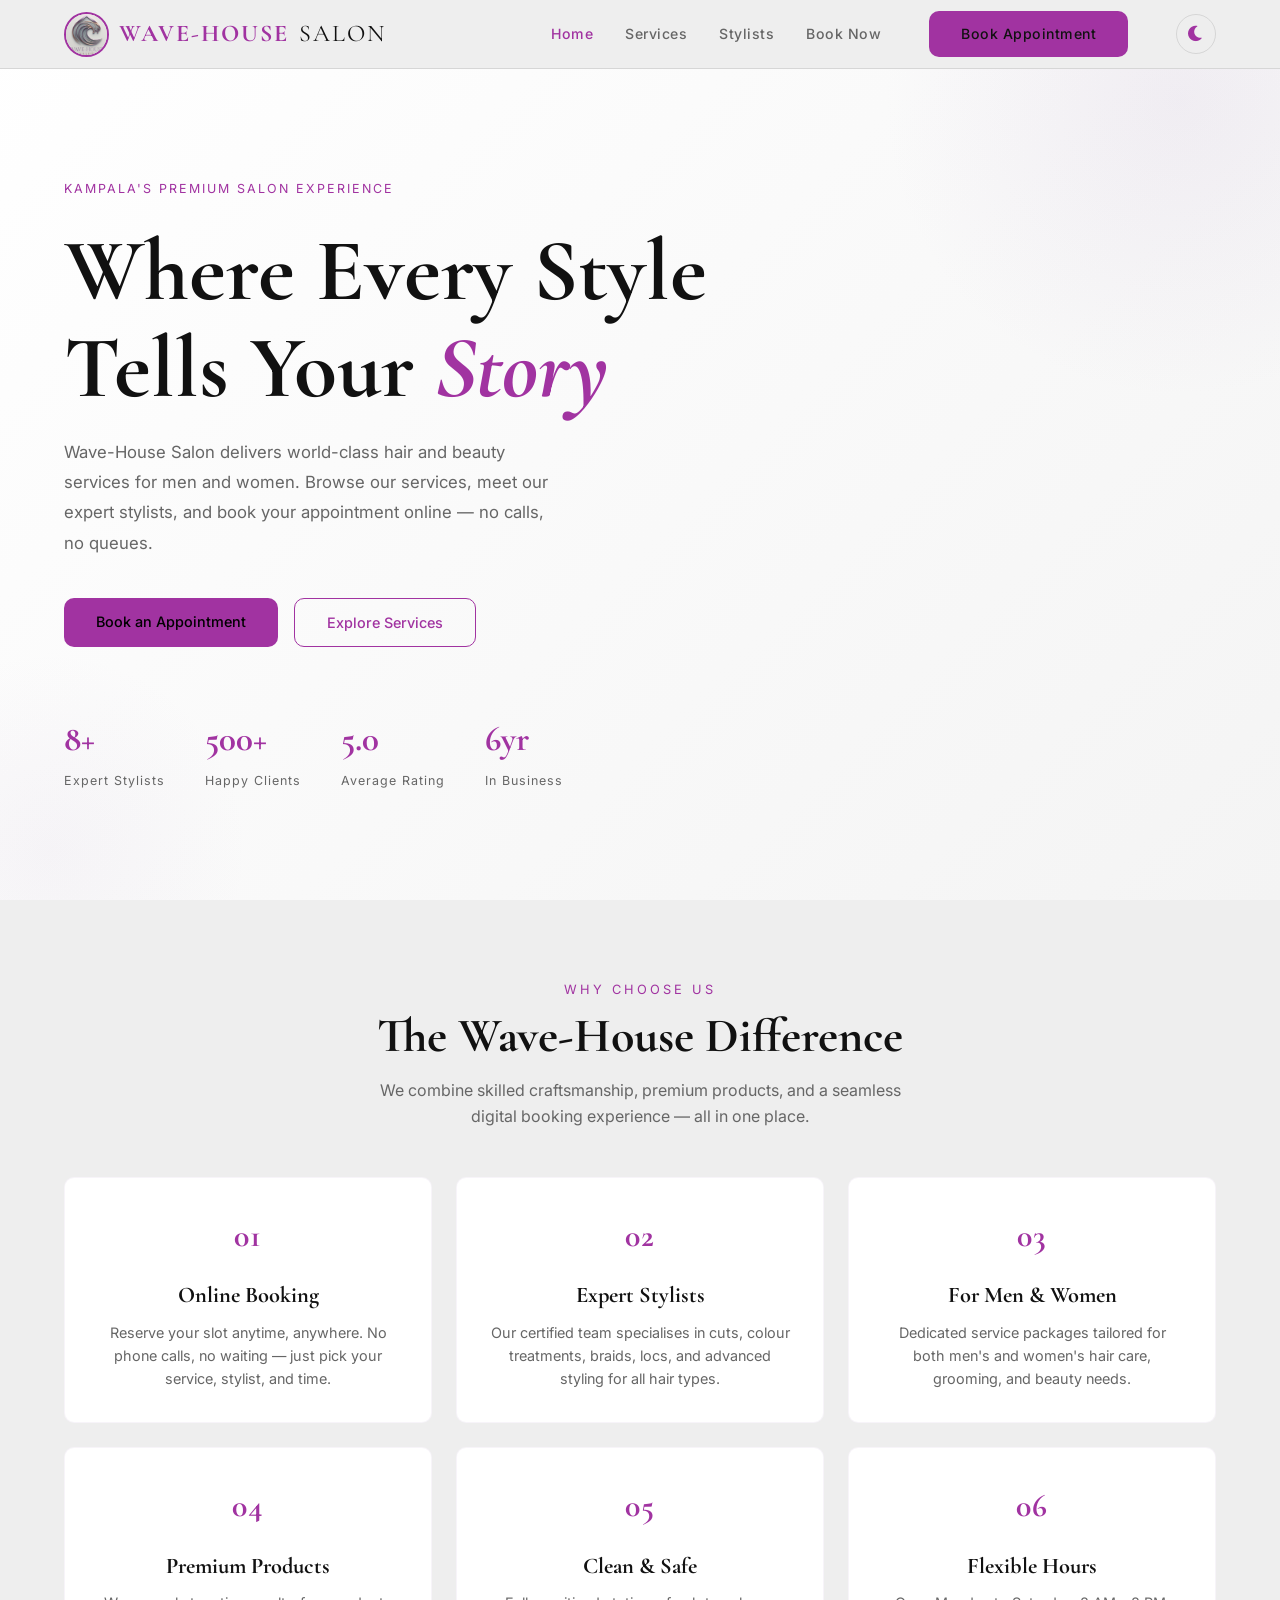
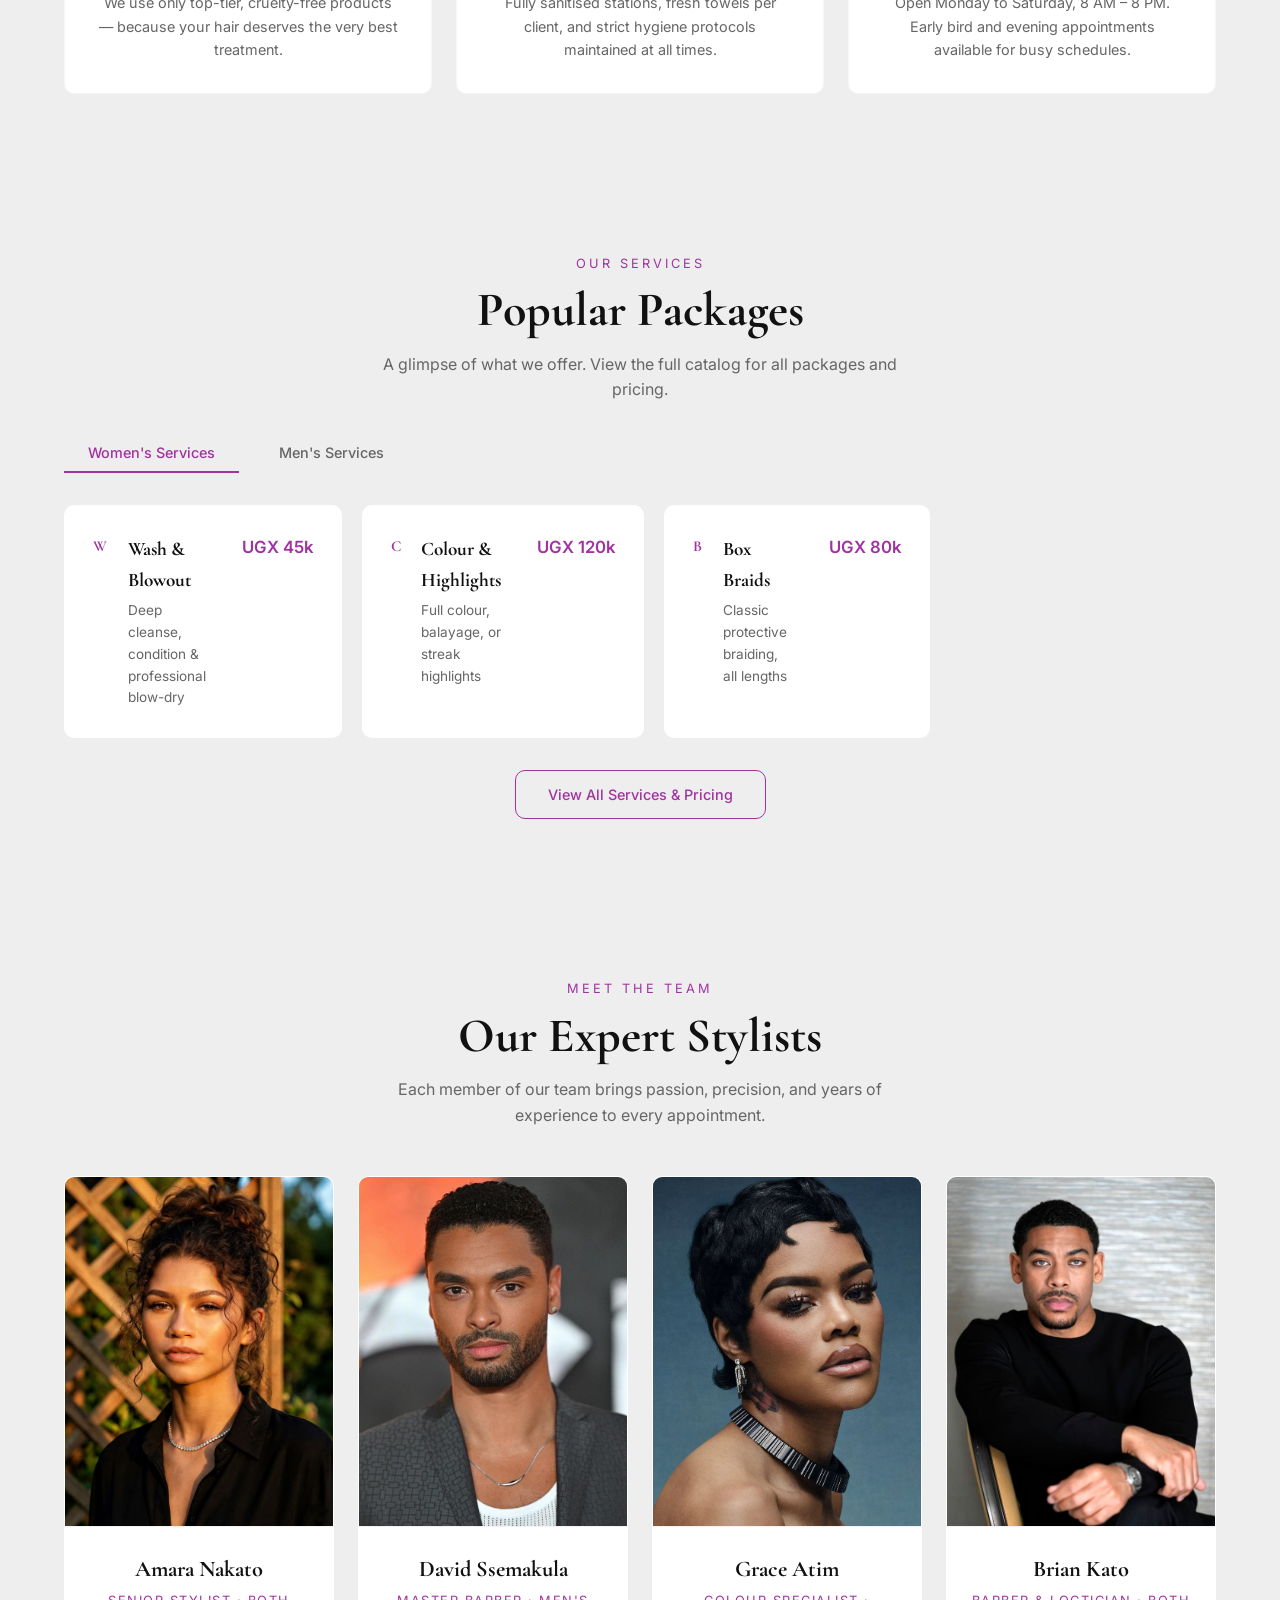
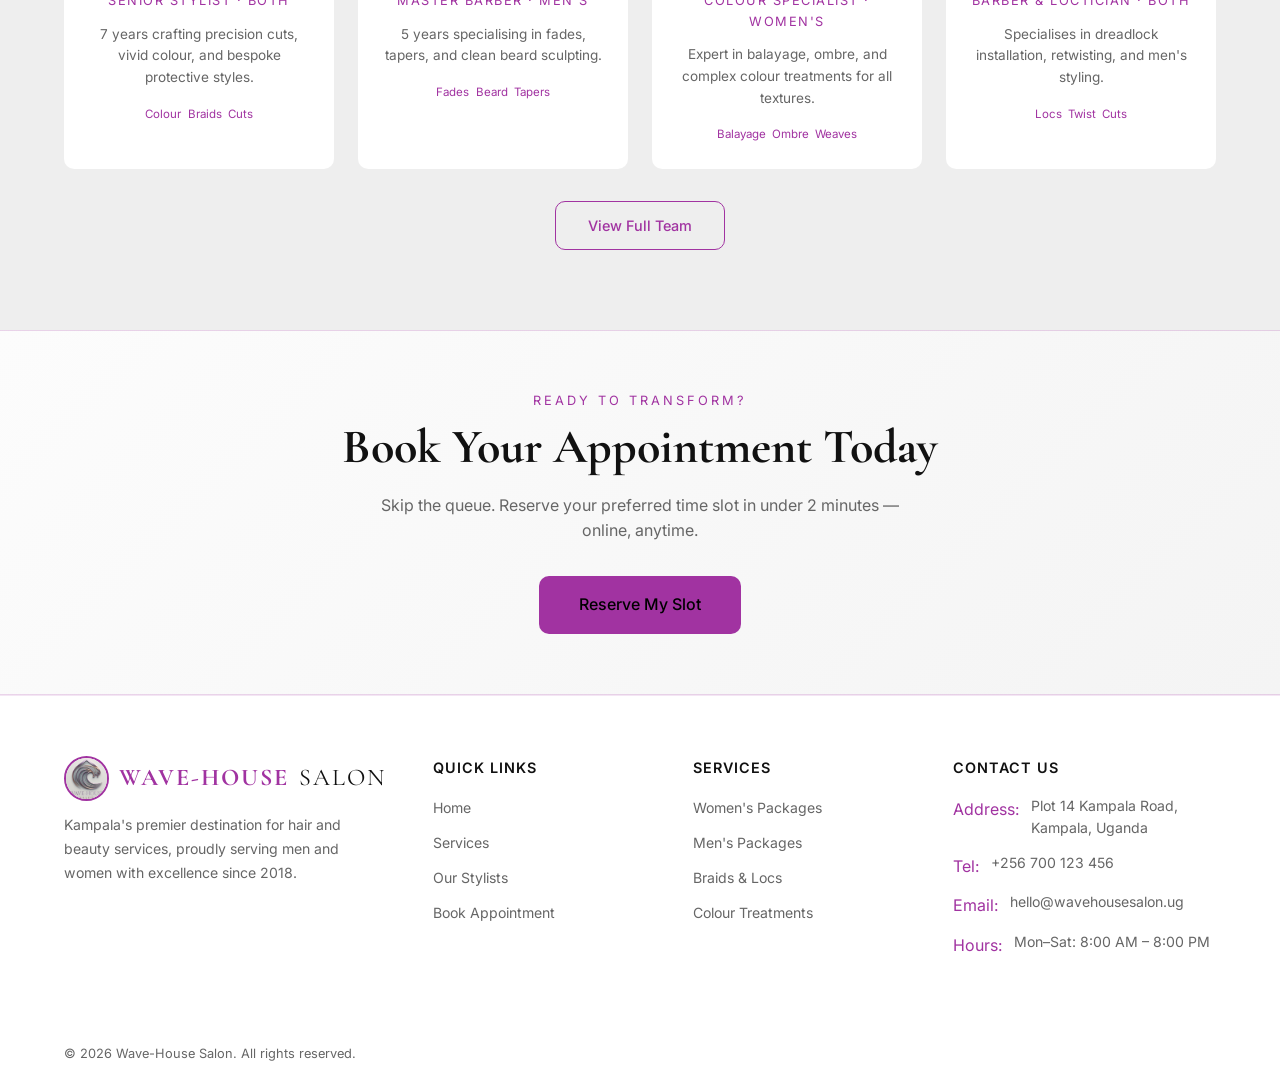
<file: index.html>
<!DOCTYPE html>
<html lang="en">
<head>
  <meta charset="UTF-8" />
  <meta name="viewport" content="width=device-width, initial-scale=1.0" />
  <meta name="description" content="Wave-House Salon — Premium hair and beauty services for men and women in Kampala. Book your appointment online today." />
  <title>Wave-House Salon | Kampala's Premier Hair & Beauty Studio</title>
  <link rel="stylesheet" href="style.css" />
  <!-- Font Awesome for Icons -->
  <link rel="stylesheet" href="https://cdnjs.cloudflare.com/ajax/libs/font-awesome/6.0.0/css/all.min.css" />
  <!-- Theme Switcher Script (Head inclusion prevents flash) -->
  <script src="theme.js"></script>
</head>
<body>

  <!-- ========================
       NAVIGATION
       ======================== -->
  <nav class="navbar" role="navigation" aria-label="Main navigation">
    <div class="container nav-inner">
      <a href="index.html" class="nav-logo" id="nav-logo">
        <img src="assets/logo.jpeg" alt="Wave-House Salon Logo">
        WAVE-HOUSE<span>SALON</span>
      </a>

      <ul class="nav-links" id="nav-links">
        <li><a href="index.html" class="active" id="nav-home">Home</a></li>
        <li><a href="services.html" id="nav-services">Services</a></li>
        <li><a href="stylists.html" id="nav-stylists">Stylists</a></li>
        <li><a href="booking.html" id="nav-booking">Book Now</a></li>
        <li><a href="booking.html" class="btn btn-purple nav-cta" id="nav-cta-btn">Book Appointment</a></li>

        <li>
          <button class="theme-toggle" id="theme-toggle" aria-label="Toggle Light/Dark Mode">
            <i class="fas fa-moon"></i>
          </button>
        </li>
      </ul>

      <button class="hamburger" id="hamburger-btn" aria-label="Open menu" aria-expanded="false">
        <span></span><span></span><span></span>
      </button>
    </div>
  </nav>

  <!-- Mobile Nav -->
  <div class="mobile-nav" id="mobile-nav" aria-hidden="true">
    <a href="index.html" id="mob-home">Home</a>
    <a href="services.html" id="mob-services">Services</a>
    <a href="stylists.html" id="mob-stylists">Stylists</a>
    <a href="booking.html" id="mob-booking">Book Now</a>
    <a href="booking.html" class="btn btn-purple" id="mob-cta" style="text-align:center;margin-top:0.5rem;">Book Appointment</a>
  </div>

  <!-- ========================
       HERO SECTION
       ======================== -->
  <header class="hero" id="hero-section">
    <div class="container">
      <div class="hero-content">
        <div class="hero-badge" id="hero-badge">
          Kampala's Premium Salon Experience
        </div>

        <h1 id="hero-headline">
          Where Every Style<br>Tells Your <em>Story</em>
        </h1>

        <p id="hero-description">
          Wave-House Salon delivers world-class hair and beauty services for men and women.
          Browse our services, meet our expert stylists, and book your appointment online — no calls, no queues.
        </p>

        <div class="hero-actions">
          <a href="booking.html" class="btn btn-purple" id="hero-book-btn">Book an Appointment</a>
          <a href="services.html" class="btn btn-outline" id="hero-services-btn">Explore Services</a>
        </div>

        <div class="hero-stats" id="hero-stats">
          <div class="stat-item">
            <span class="stat-num">8+</span>
            <span class="stat-label">Expert Stylists</span>
          </div>
          <div class="stat-item">
            <span class="stat-num">500+</span>
            <span class="stat-label">Happy Clients</span>
          </div>
          <div class="stat-item">
            <span class="stat-num">5.0</span>
            <span class="stat-label">Average Rating</span>
          </div>
          <div class="stat-item">
            <span class="stat-num">6yr</span>
            <span class="stat-label">In Business</span>
          </div>
        </div>
      </div>
    </div>
  </header>

  <!-- ========================
       VALUE PROPOSITIONS
       ======================== -->
  <section class="section reveal" id="features-section" aria-labelledby="features-title">
    <div class="container text-center">
      <p class="section-label">Why Choose Us</p>
      <h2 class="section-title" id="features-title">The Wave-House Difference</h2>
      <p class="section-sub">
        We combine skilled craftsmanship, premium products, and a seamless digital booking experience — all in one place.
      </p>

      <div class="features-grid" id="features-grid">
        <article class="feature-card" id="feature-booking">
          <span class="feature-icon">01</span>
          <h3>Online Booking</h3>
          <p>Reserve your slot anytime, anywhere. No phone calls, no waiting — just pick your service, stylist, and time.</p>
        </article>
        <article class="feature-card" id="feature-stylists">
          <span class="feature-icon">02</span>
          <h3>Expert Stylists</h3>
          <p>Our certified team specialises in cuts, colour treatments, braids, locs, and advanced styling for all hair types.</p>
        </article>
        <article class="feature-card" id="feature-gender">
          <span class="feature-icon">03</span>
          <h3>For Men &amp; Women</h3>
          <p>Dedicated service packages tailored for both men's and women's hair care, grooming, and beauty needs.</p>
        </article>
        <article class="feature-card" id="feature-products">
          <span class="feature-icon">04</span>
          <h3>Premium Products</h3>
          <p>We use only top-tier, cruelty-free products — because your hair deserves the very best treatment.</p>
        </article>
        <article class="feature-card" id="feature-hygiene">
          <span class="feature-icon">05</span>
          <h3>Clean &amp; Safe</h3>
          <p>Fully sanitised stations, fresh towels per client, and strict hygiene protocols maintained at all times.</p>
        </article>
        <article class="feature-card" id="feature-hours">
          <span class="feature-icon">06</span>
          <h3>Flexible Hours</h3>
          <p>Open Monday to Saturday, 8 AM – 8 PM. Early bird and evening appointments available for busy schedules.</p>
        </article>
      </div>
    </div>
  </section>

  <!-- ========================
       SERVICES PREVIEW
       ======================== -->
  <section class="section services-preview reveal" id="services-preview" aria-labelledby="services-preview-title">
    <div class="container">
      <div class="text-center">
        <p class="section-label">Our Services</p>
        <h2 class="section-title" id="services-preview-title">Popular Packages</h2>
        <p class="section-sub">A glimpse of what we offer. View the full catalog for all packages and pricing.</p>
      </div>

      <div class="services-tabs" role="tablist">
        <button class="tab-btn active" id="tab-women" role="tab" aria-selected="true" aria-controls="panel-women">
          Women's Services
        </button>
        <button class="tab-btn" id="tab-men" role="tab" aria-selected="false" aria-controls="panel-men">
          Men's Services
        </button>
      </div>

      <!-- Women's Panel -->
      <div class="tab-panel active" id="panel-women" role="tabpanel" aria-labelledby="tab-women">
        <div class="cards-grid">
          <div class="service-card">
            <div class="service-icon-wrap">W</div>
            <div class="service-info">
              <h4>Wash &amp; Blowout</h4>
              <p>Deep cleanse, condition &amp; professional blow-dry</p>
            </div>
            <span class="service-price">UGX 45k</span>
          </div>
          <div class="service-card">
            <div class="service-icon-wrap">C</div>
            <div class="service-info">
              <h4>Colour &amp; Highlights</h4>
              <p>Full colour, balayage, or streak highlights</p>
            </div>
            <span class="service-price">UGX 120k</span>
          </div>
          <div class="service-card">
            <div class="service-icon-wrap">B</div>
            <div class="service-info">
              <h4>Box Braids</h4>
              <p>Classic protective braiding, all lengths</p>
            </div>
            <span class="service-price">UGX 80k</span>
          </div>
        </div>
      </div>

      <!-- Men's Panel -->
      <div class="tab-panel" id="panel-men" role="tabpanel" aria-labelledby="tab-men">
        <div class="cards-grid">
          <div class="service-card">
            <div class="service-icon-wrap">M</div>
            <div class="service-info">
              <h4>Classic Haircut</h4>
              <p>Precision cut with wash &amp; style finish</p>
            </div>
            <span class="service-price">UGX 30k</span>
          </div>
          <div class="service-card">
            <div class="service-icon-wrap">G</div>
            <div class="service-info">
              <h4>Beard Trim &amp; Shape</h4>
              <p>Clean line-up, shaping &amp; moisturise</p>
            </div>
            <span class="service-price">UGX 20k</span>
          </div>
          <div class="service-card">
            <div class="service-icon-wrap">CB</div>
            <div class="service-info">
              <h4>Cut &amp; Beard Combo</h4>
              <p>Full haircut + beard groom package</p>
            </div>
            <span class="service-price">UGX 45k</span>
          </div>
        </div>
      </div>

      <div class="text-center mt-4">
        <a href="services.html" class="btn btn-outline" id="view-all-services-btn">View All Services &amp; Pricing</a>
      </div>
    </div>
  </section>

  <!-- ========================
       STYLISTS TEASER
       ======================== -->
  <section class="section reveal" id="stylists-teaser" aria-labelledby="stylists-teaser-title">
    <div class="container text-center">
      <p class="section-label">Meet the Team</p>
      <h2 class="section-title" id="stylists-teaser-title">Our Expert Stylists</h2>
      <p class="section-sub">Each member of our team brings passion, precision, and years of experience to every appointment.</p>

      <div class="stylist-grid mt-4">
        <div class="stylist-card" id="stylist-amara">
          <div class="stylist-placeholder">
            <img src="assets/images/women/female stylist 1.jpg" alt="Amara Nakato">
          </div>
          <div class="stylist-info">
            <h3>Amara Nakato</h3>
            <p class="stylist-role">Senior Stylist · Both</p>
            <p class="stylist-bio">7 years crafting precision cuts, vivid colour, and bespoke protective styles.</p>
            <div class="stylist-tags">
              <span class="stylist-tag">Colour</span>
              <span class="stylist-tag">Braids</span>
              <span class="stylist-tag">Cuts</span>
            </div>
          </div>
        </div>
        <div class="stylist-card" id="stylist-david">
          <div class="stylist-placeholder">
            <img src="assets/images/men/male stylist 1.jpg" alt="David Ssemakula">
          </div>
          <div class="stylist-info">
            <h3>David Ssemakula</h3>
            <p class="stylist-role">Master Barber · Men's</p>
            <p class="stylist-bio">5 years specialising in fades, tapers, and clean beard sculpting.</p>
            <div class="stylist-tags">
              <span class="stylist-tag">Fades</span>
              <span class="stylist-tag">Beard</span>
              <span class="stylist-tag">Tapers</span>
            </div>
          </div>
        </div>
        <div class="stylist-card" id="stylist-grace">
          <div class="stylist-placeholder">
            <img src="assets/images/women/female stylist 2.jpg" alt="Grace Atim">
          </div>
          <div class="stylist-info">
            <h3>Grace Atim</h3>
            <p class="stylist-role">Colour Specialist · Women's</p>
            <p class="stylist-bio">Expert in balayage, ombre, and complex colour treatments for all textures.</p>
            <div class="stylist-tags">
              <span class="stylist-tag">Balayage</span>
              <span class="stylist-tag">Ombre</span>
              <span class="stylist-tag">Weaves</span>
            </div>
          </div>
        </div>
        <div class="stylist-card" id="stylist-brian">
          <div class="stylist-placeholder">
            <img src="assets/images/men/male stylist 2.jpg" alt="Brian Kato">
          </div>
          <div class="stylist-info">
            <h3>Brian Kato</h3>
            <p class="stylist-role">Barber &amp; Loctician · Both</p>
            <p class="stylist-bio">Specialises in dreadlock installation, retwisting, and men's styling.</p>
            <div class="stylist-tags">
              <span class="stylist-tag">Locs</span>
              <span class="stylist-tag">Twist</span>
              <span class="stylist-tag">Cuts</span>
            </div>
          </div>
        </div>
      </div>

      <div class="text-center mt-4">
        <a href="stylists.html" class="btn btn-outline" id="view-stylists-btn">View Full Team</a>
      </div>
    </div>
  </section>

  <!-- ========================
       BOOKING CTA STRIP
       ======================== -->
  <section id="cta-strip" class="cta-strip">
    <div class="container text-center">
      <p class="section-label">Ready to Transform?</p>
      <h2 class="section-title" style="margin-bottom:1rem;">Book Your Appointment Today</h2>
      <p class="section-sub" style="margin-bottom:2rem;">
        Skip the queue. Reserve your preferred time slot in under 2 minutes — online, anytime.
      </p>
      <a href="booking.html" class="btn btn-purple" id="cta-book-btn" style="font-size:1rem;padding:1rem 2.5rem;">
        Reserve My Slot
      </a>
    </div>
  </section>

  <!-- ========================
       FOOTER
       ======================== -->
  <footer class="footer" id="main-footer">
    <div class="container">
      <div class="footer-grid">
        <div class="footer-brand">
          <a href="index.html" class="nav-logo">
            <img src="assets/logo.jpeg" alt="Wave-House Salon Logo">
            WAVE-HOUSE<span>SALON</span>
          </a>
          <p>Kampala's premier destination for hair and beauty services, proudly serving men and women with excellence since 2018.</p>
        </div>

        <div class="footer-col">
          <h4>Quick Links</h4>
          <ul>
            <li><a href="index.html" id="footer-home">Home</a></li>
            <li><a href="services.html" id="footer-services">Services</a></li>
            <li><a href="stylists.html" id="footer-stylists">Our Stylists</a></li>
            <li><a href="booking.html" id="footer-booking">Book Appointment</a></li>
          </ul>
        </div>

        <div class="footer-col">
          <h4>Services</h4>
          <ul>
            <li><a href="services.html#women">Women's Packages</a></li>
            <li><a href="services.html#men">Men's Packages</a></li>
            <li><a href="services.html#braids">Braids &amp; Locs</a></li>
            <li><a href="services.html#colour">Colour Treatments</a></li>
          </ul>
        </div>

        <div class="footer-col">
          <h4>Contact Us</h4>
          <div class="footer-contact-item">
            <span>Address:</span>
            <span>Plot 14 Kampala Road,<br>Kampala, Uganda</span>
          </div>
          <div class="footer-contact-item">
            <span>Tel:</span>
            <span>+256 700 123 456</span>
          </div>
          <div class="footer-contact-item">
            <span>Email:</span>
            <span>hello@wavehousesalon.ug</span>
          </div>
          <div class="footer-contact-item">
            <span>Hours:</span>
            <span>Mon–Sat: 8:00 AM – 8:00 PM</span>
          </div>
        </div>
      </div>

      <div class="footer-bottom">
        <p>&copy; 2026 Wave-House Salon. All rights reserved.</p>
      </div>
    </div>
  </footer>

  <!-- ========================
       JAVASCRIPT
       ======================== -->
  <script>
    // --- Mobile Menu Toggle ---
    const hamburger = document.getElementById('hamburger-btn');
    const mobileNav = document.getElementById('mobile-nav');

    hamburger.addEventListener('click', () => {
      const isOpen = mobileNav.classList.toggle('open');
      hamburger.setAttribute('aria-expanded', isOpen);
      mobileNav.setAttribute('aria-hidden', !isOpen);
    });

    // Close mobile nav on link click
    mobileNav.querySelectorAll('a').forEach(link => {
      link.addEventListener('click', () => {
        mobileNav.classList.remove('open');
        hamburger.setAttribute('aria-expanded', 'false');
      });
    });

    // --- Tab Switcher (Services Preview) ---
    const tabBtns  = document.querySelectorAll('.tab-btn');
    const tabPanels = document.querySelectorAll('.tab-panel');

    tabBtns.forEach(btn => {
      btn.addEventListener('click', () => {
        tabBtns.forEach(b => { b.classList.remove('active'); b.setAttribute('aria-selected', 'false'); });
        tabPanels.forEach(p => p.classList.remove('active'));

        btn.classList.add('active');
        btn.setAttribute('aria-selected', 'true');
        const target = btn.getAttribute('aria-controls');
        document.getElementById(target).classList.add('active');
      });
    });


    // --- Scroll Reveal Observer ---
    const revealCallback = (entries, observer) => {
      entries.forEach(entry => {
        if (entry.isIntersecting) {
          entry.target.classList.add('active');
          observer.unobserve(entry.target);
        }
      });
    };

    const revealObserver = new IntersectionObserver(revealCallback, {
      threshold: 0.15
    });

    document.querySelectorAll('.reveal').forEach(el => revealObserver.observe(el));
  </script>

</body>
</html>
</file>
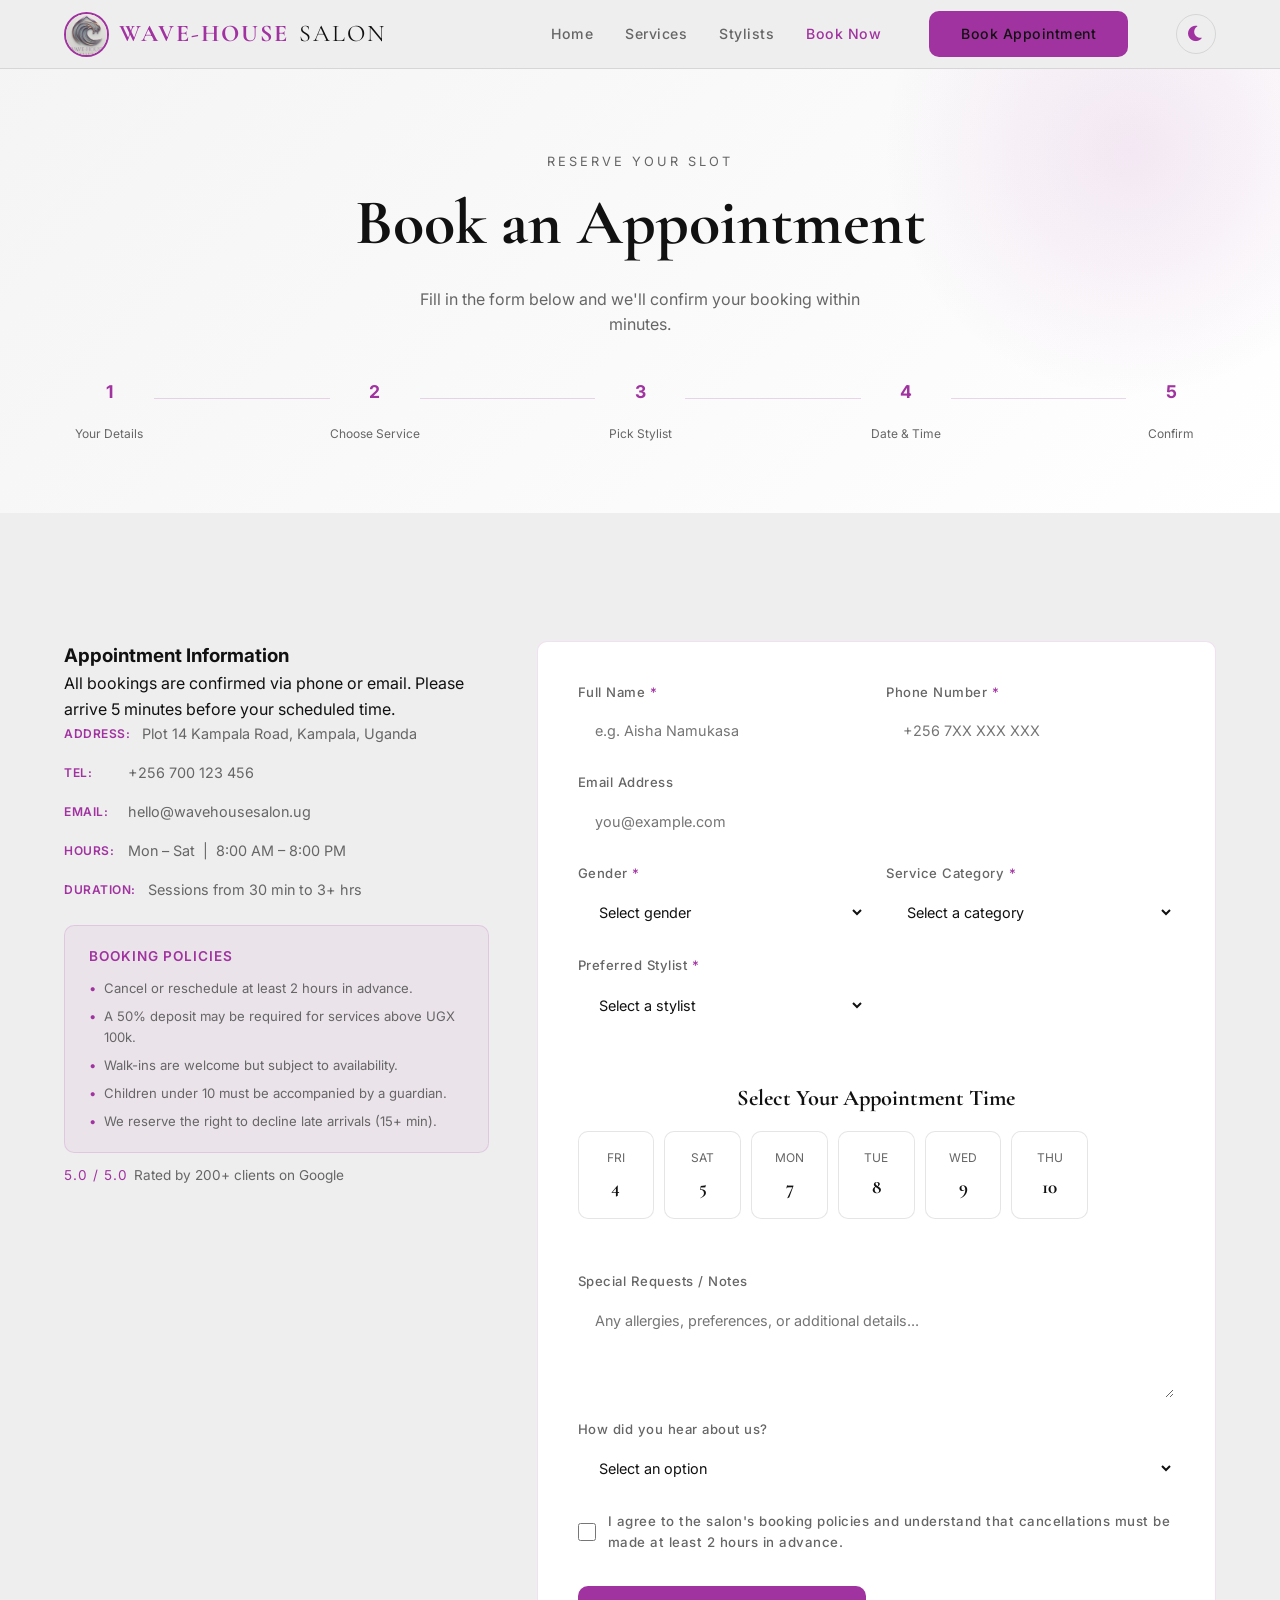
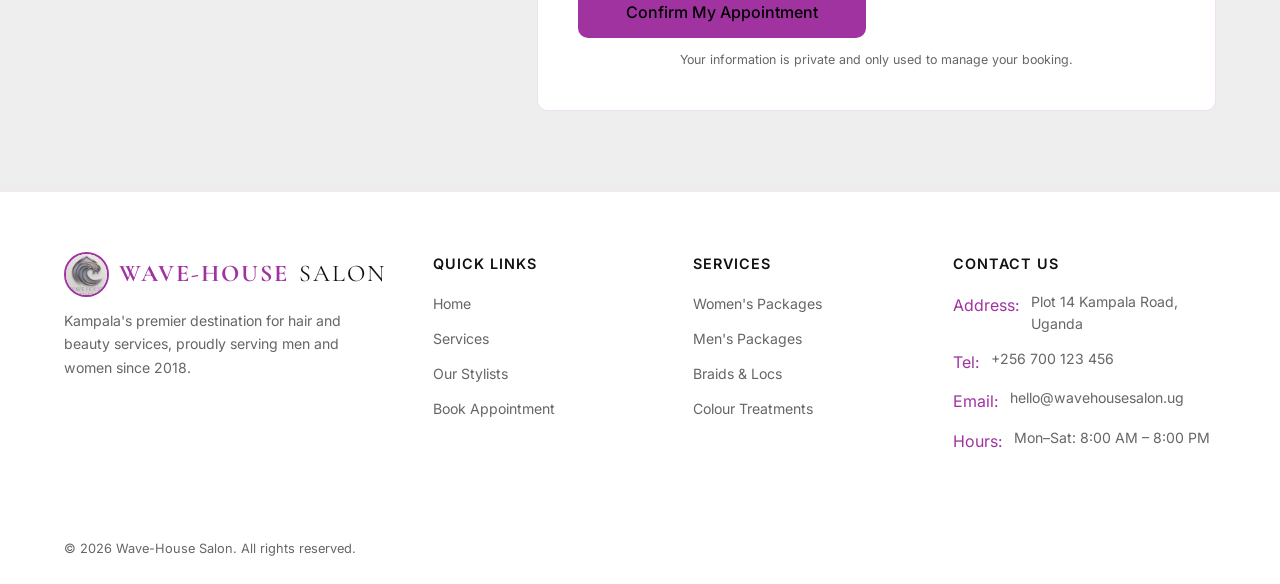
<file: booking.html>
<!DOCTYPE html>
<html lang="en">
<head>
  <meta charset="UTF-8" />
  <meta name="viewport" content="width=device-width, initial-scale=1.0" />
  <meta name="description" content="Book a hair or beauty appointment at Wave-House Salon Kampala. Choose your service, stylist, and preferred date and time." />
  <title>Book Appointment | Wave-House Salon</title>
  <link rel="stylesheet" href="style.css" />
  <!-- Font Awesome for Icons -->
  <link rel="stylesheet" href="https://cdnjs.cloudflare.com/ajax/libs/font-awesome/6.0.0/css/all.min.css" />
  <!-- Theme Switcher Script (Head inclusion prevents flash) -->
  <script src="theme.js"></script>
  <style>
    /* Extra booking-page styles */
    .steps-row {
      display: flex;
      gap: 0;
      align-items: center;
      margin: 2.5rem 0 0;
      flex-wrap: wrap;
      justify-content: center;
    }
    .step {
      display: flex;
      align-items: center;
      gap: 0.6rem;
      flex-direction: column;
      text-align: center;
      min-width: 90px;
    }
    .step-num {
      color: var(--accent-color);
      font-weight: 700;
      font-size: 1.1rem;
      display: flex; align-items: center; justify-content: center;
      margin-bottom: 0.25rem;
    }
    .step-label { font-size: 0.75rem; color: var(--muted-clr); margin-top: 0.25rem; }
    .step-line {
      flex: 1;
      height: 1px;
      background: rgba(161, 51, 161, 0.2);
      min-width: 30px;
      margin-bottom: 1.5rem;
    }
    .policy-box {
      background: rgba(161, 51, 161, 0.06);
      border: 1px solid rgba(161, 51, 161, 0.15);
      border-radius: var(--radius);
      padding: 1.25rem 1.5rem;
      margin-top: 1.5rem;
    }
    .policy-box h4 {
      font-size: 0.85rem;
      font-weight: 600;
      color: var(--accent-color);
      margin-bottom: 0.6rem;
      text-transform: uppercase;
      letter-spacing: 1px;
    }
    .policy-box ul {
      display: flex;
      flex-direction: column;
      gap: 0.45rem;
    }
    .policy-box ul li {
      font-size: 0.82rem;
      color: var(--muted-clr);
      display: flex;
      gap: 0.5rem;
      align-items: flex-start;
    }
    .policy-box ul li::before { content: '•'; color: var(--accent-color); }
    .rating-row {
      display: flex;
      align-items: center;
      gap: 0.35rem;
      margin-top: 0.75rem;
      font-size: 0.85rem;
      color: var(--muted-clr);
    }
    .stars { color: var(--accent-color); letter-spacing: 1px; }
    input[type="date"]::-webkit-calendar-picker-indicator,
    input[type="time"]::-webkit-calendar-picker-indicator {
      filter: invert(0.5); /* Responsive to theme */
      cursor: pointer;
    }
  </style>
</head>
<body>

  <!-- NAVBAR -->
  <nav class="navbar" role="navigation" aria-label="Main navigation">
    <div class="container nav-inner">
      <a href="index.html" class="nav-logo">
        <img src="assets/logo.jpeg" alt="Wave-House Salon Logo">
        WAVE-HOUSE<span>SALON</span>
      </a>
      <ul class="nav-links">
        <li><a href="index.html" id="nav-home">Home</a></li>
        <li><a href="services.html" id="nav-services">Services</a></li>
        <li><a href="stylists.html" id="nav-stylists">Stylists</a></li>
        <li><a href="booking.html" class="active" id="nav-booking">Book Now</a></li>
        <li><a href="booking.html" class="btn btn-purple nav-cta" id="nav-cta-btn">Book Appointment</a></li>

        <li>
          <button class="theme-toggle" id="theme-toggle" aria-label="Toggle Light/Dark Mode">
            <i class="fas fa-moon"></i>
          </button>
        </li>
      </ul>
      <button class="hamburger" id="hamburger-btn" aria-label="Open menu" aria-expanded="false">
        <span></span><span></span><span></span>
      </button>
    </div>
  </nav>

  <div class="mobile-nav" id="mobile-nav" aria-hidden="true">
    <a href="index.html">Home</a>
    <a href="services.html">Services</a>
    <a href="stylists.html">Stylists</a>
    <a href="booking.html">Book Now</a>
    <a href="booking.html" class="btn btn-purple" style="text-align:center;margin-top:0.5rem;">Book Appointment</a>
  </div>

  <!-- PAGE HEADER -->
  <header class="page-header" id="page-header">
    <div class="container">

      <p class="section-label">Reserve Your Slot</p>
      <h1>Book an Appointment</h1>
      <p>Fill in the form below and we'll confirm your booking within minutes.</p>

      <!-- Steps -->
      <div class="steps-row" aria-label="Booking steps">
        <div class="step">
          <div class="step-num">1</div>
          <span class="step-label">Your Details</span>
        </div>
        <div class="step-line"></div>
        <div class="step">
          <div class="step-num">2</div>
          <span class="step-label">Choose Service</span>
        </div>
        <div class="step-line"></div>
        <div class="step">
          <div class="step-num">3</div>
          <span class="step-label">Pick Stylist</span>
        </div>
        <div class="step-line"></div>
        <div class="step">
          <div class="step-num">4</div>
          <span class="step-label">Date &amp; Time</span>
        </div>
        <div class="step-line"></div>
        <div class="step">
          <div class="step-num">5</div>
          <span class="step-label">Confirm</span>
        </div>
      </div>
    </div>
  </header>

  <!-- BOOKING SECTION -->
  <section class="section booking-section" id="booking-section" aria-labelledby="booking-form-title">
    <div class="container">
      <div class="booking-wrapper">

        <!-- LEFT: Info Panel -->
        <aside aria-label="Booking information">
          <h3 id="booking-form-title">Appointment Information</h3>
          <p>All bookings are confirmed via phone or email. Please arrive 5 minutes before your scheduled time.</p>

          <div class="info-items" id="info-items">
            <div class="info-item">
              <span>Address:</span>
              <span>Plot 14 Kampala Road, Kampala, Uganda</span>
            </div>
            <div class="info-item">
              <span>Tel:</span>
              <span>+256 700 123 456</span>
            </div>
            <div class="info-item">
              <span>Email:</span>
              <span>hello@wavehousesalon.ug</span>
            </div>
            <div class="info-item">
              <span>Hours:</span>
              <span>Mon – Sat &nbsp;|&nbsp; 8:00 AM – 8:00 PM</span>
            </div>
            <div class="info-item">
              <span>Duration:</span>
              <span>Sessions from 30 min to 3+ hrs</span>
            </div>
          </div>

          <div class="policy-box" id="booking-policies">
            <h4>Booking Policies</h4>
            <ul>
              <li>Cancel or reschedule at least 2 hours in advance.</li>
              <li>A 50% deposit may be required for services above UGX 100k.</li>
              <li>Walk-ins are welcome but subject to availability.</li>
              <li>Children under 10 must be accompanied by a guardian.</li>
              <li>We reserve the right to decline late arrivals (15+ min).</li>
            </ul>
          </div>

          <div class="rating-row" id="salon-rating">
            <span class="stars">5.0 / 5.0</span>
            <span>Rated by 200+ clients on Google</span>
          </div>
        </aside>

        <!-- RIGHT: Booking Form -->
        <div class="booking-form-card" id="booking-form-card">
          <form id="booking-form" novalidate aria-labelledby="booking-form-title">
            <div class="form-grid">

              <!-- Full Name -->
              <div class="form-group" id="group-fullname">
                <label for="fullname">Full Name <span style="color:var(--accent-color)">*</span></label>
                <input
                  type="text"
                  id="fullname"
                  name="fullname"
                  placeholder="e.g. Aisha Namukasa"
                  required
                  autocomplete="name"
                />
              </div>

              <!-- Phone -->
              <div class="form-group" id="group-phone">
                <label for="phone">Phone Number <span style="color:var(--accent-color)">*</span></label>
                <input
                  type="tel"
                  id="phone"
                  name="phone"
                  placeholder="+256 7XX XXX XXX"
                  required
                  autocomplete="tel"
                />
              </div>

              <!-- Email -->
              <div class="form-group form-col-2" id="group-email">
                <label for="email">Email Address</label>
                <input
                  type="email"
                  id="email"
                  name="email"
                  placeholder="you@example.com"
                  autocomplete="email"
                />
              </div>

              <!-- Gender -->
              <div class="form-group" id="group-gender">
                <label for="gender">Gender <span style="color:var(--clr-purple)">*</span></label>
                <select id="gender" name="gender" required>
                  <option value="" disabled selected>Select gender</option>
                  <option value="female">Female</option>
                  <option value="male">Male</option>
                  <option value="prefer-not">Prefer not to say</option>
                </select>
              </div>

              <!-- Service Category -->
              <div class="form-group" id="group-category">
                <label for="service-category">Service Category <span style="color:var(--clr-purple)">*</span></label>
                <select id="service-category" name="service-category" required>
                  <option value="" disabled selected>Select a category</option>
                  <optgroup label="Women's Services">
                    <option value="wash-blowout">Wash &amp; Blowout — UGX 45,000</option>
                    <option value="colour-highlights">Colour &amp; Highlights — UGX 120,000</option>
                    <option value="balayage">Balayage &amp; Ombré — UGX 160,000</option>
                    <option value="global-colour">Global Colour (Full Tint) — UGX 100,000</option>
                    <option value="root-touchup">Root Touch-Up — UGX 70,000</option>
                    <option value="box-braids">Box Braids — UGX 80,000</option>
                    <option value="knotless-braids">Knotless Braids — UGX 100,000</option>
                    <option value="weave-install">Weave Installation — UGX 90,000</option>
                  </optgroup>
                  <optgroup label="Men's Services">
                    <option value="classic-cut">Classic Haircut — UGX 30,000</option>
                    <option value="fade-cut">Fade &amp; Taper — UGX 35,000</option>
                    <option value="beard-trim">Beard Trim &amp; Shape — UGX 20,000</option>
                    <option value="cut-beard-combo">Cut &amp; Beard Combo — UGX 45,000</option>
                  </optgroup>
                  <optgroup label="Unisex">
                    <option value="dreadlock-install">Dreadlock Installation — UGX 150,000</option>
                    <option value="loc-retwist">Loc Retwist — UGX 60,000</option>
                  </optgroup>
                </select>
              </div>

              <!-- Preferred Stylist -->
              <div class="form-group" id="group-stylist">
                <label for="stylist">Preferred Stylist <span style="color:var(--clr-purple)">*</span></label>
                <select id="stylist" name="stylist" required>
                  <option value="" disabled selected>Select a stylist</option>
                  <option value="amara-nakato">Amara Nakato — Senior Stylist (Women's)</option>
                  <option value="grace-atim">Grace Atim — Colour Specialist (Women's)</option>
                  <option value="sarah-nambi">Sarah Nambi — Braids &amp; Weaves Specialist</option>
                  <option value="david-ssemakula">David Ssemakula — Master Barber (Men's)</option>
                  <option value="brian-kato">Brian Kato — Barber &amp; Loctician</option>
                  <option value="james-okello">James Okello — Men's Stylist</option>
                  <option value="no-preference">No Preference (Next Available)</option>
                </select>
              </div>

              <!-- Interactive Calendar Section -->
              <section class="calendar-section" id="booking-calendar">
                <h3 class="calendar-header">Select Your Appointment Time</h3>
                <div class="calendar-container" id="calendar-grid">
                  <!-- JS will populate dates here -->
                </div>
                
                <div id="slots-wrapper" style="display:none;">
                  <h4 style="font-size:0.9rem; color:var(--muted-clr); margin-bottom:0.5rem;">Available Slots</h4>
                  <div class="slots-container" id="time-slots">
                    <!-- JS will populate slots here -->
                  </div>
                </div>

                <!-- Hidden inputs to store selection for form submission -->
                <input type="hidden" id="appt-date" name="appt-date" required>
                <input type="hidden" id="appt-time" name="appt-time" required>
              </section>

              <!-- Special Requests -->
              <div class="form-group form-col-2" id="group-notes">
                <label for="notes">Special Requests / Notes</label>
                <textarea
                  id="notes"
                  name="notes"
                  placeholder="Any allergies, preferences, or additional details..."
                ></textarea>
              </div>

              <!-- How did you hear -->
              <div class="form-group form-col-2" id="group-referral">
                <label for="referral">How did you hear about us?</label>
                <select id="referral" name="referral">
                  <option value="" disabled selected>Select an option</option>
                  <option value="google">Google Search</option>
                  <option value="instagram">Instagram</option>
                  <option value="facebook">Facebook</option>
                  <option value="friend">Friend / Family Referral</option>
                  <option value="walk-in">Walk-in / Signage</option>
                  <option value="other">Other</option>
                </select>
              </div>

              <!-- Terms -->
              <div class="form-group form-col-2" id="group-terms" style="flex-direction:row;align-items:center;gap:0.75rem;">
                <input
                  type="checkbox"
                  id="terms"
                  name="terms"
                  required
                  style="width:18px;height:18px;accent-color:var(--clr-purple);flex-shrink:0;"
                />
                <label for="terms" style="font-size:0.83rem;color:var(--clr-muted);cursor:pointer;">
                  I agree to the salon's booking policies and understand that cancellations must be made at least 2 hours in advance.
                </label>
              </div>

              <!-- Submit -->
              <div class="form-col-2" style="grid-column:span 1;">
                <button type="submit" class="btn btn-purple form-submit" id="submit-btn">
                  Confirm My Appointment
                </button>
              </div>

            </div><!-- /form-grid -->

            <p class="form-note" id="form-note">
              Your information is private and only used to manage your booking.
            </p>

            <!-- Success Message -->
            <div class="success-msg" id="success-msg" role="alert" aria-live="polite">
              Booking received! We'll contact you shortly on the number provided to confirm your slot.
            </div>

          </form>
        </div>

      </div><!-- /booking-wrapper -->
    </div>
  </section>

  <!-- FOOTER -->
  <footer class="footer" id="main-footer">
    <div class="container">
      <div class="footer-grid">
        <div class="footer-brand">
          <a href="index.html" class="nav-logo">
            <img src="assets/logo.jpeg" alt="Wave-House Salon Logo">
            WAVE-HOUSE<span>SALON</span>
          </a>
          <p>Kampala's premier destination for hair and beauty services, proudly serving men and women since 2018.</p>
        </div>
        <div class="footer-col">
          <h4>Quick Links</h4>
          <ul>
            <li><a href="index.html">Home</a></li>
            <li><a href="services.html">Services</a></li>
            <li><a href="stylists.html">Our Stylists</a></li>
            <li><a href="booking.html">Book Appointment</a></li>
          </ul>
        </div>
        <div class="footer-col">
          <h4>Services</h4>
          <ul>
            <li><a href="services.html#women">Women's Packages</a></li>
            <li><a href="services.html#men">Men's Packages</a></li>
            <li><a href="services.html#braids">Braids &amp; Locs</a></li>
            <li><a href="services.html#colour">Colour Treatments</a></li>
          </ul>
        </div>
        <div class="footer-col">
          <h4>Contact Us</h4>
          <div class="footer-contact-item"><span>Address:</span><span>Plot 14 Kampala Road, Uganda</span></div>
          <div class="footer-contact-item"><span>Tel:</span><span>+256 700 123 456</span></div>
          <div class="footer-contact-item"><span>Email:</span><span>hello@wavehousesalon.ug</span></div>
          <div class="footer-contact-item"><span>Hours:</span><span>Mon–Sat: 8:00 AM – 8:00 PM</span></div>
        </div>
      </div>
      <div class="footer-bottom">
        <p>&copy; 2026 Wave-House Salon. All rights reserved.</p>
      </div>
    </div>
  </footer>

  <script>
    // --- Select Elements ---
    const hamburger      = document.getElementById('hamburger-btn');
    const mobileNav      = document.getElementById('mobile-nav');
    const calendarGrid   = document.getElementById('calendar-grid');
    const slotsWrapper   = document.getElementById('slots-wrapper');
    const timeSlots      = document.getElementById('time-slots');
    const apptDateInput  = document.getElementById('appt-date');
    const apptTimeInput  = document.getElementById('appt-time');
    const stylistSelect  = document.getElementById('stylist');
    const submitBtn      = document.getElementById('submit-btn');
    const form           = document.getElementById('booking-form');
    const successMsg     = document.getElementById('success-msg');

    // --- Mobile menu ---
    if (hamburger && mobileNav) {
      hamburger.addEventListener('click', () => {
        const isOpen = mobileNav.classList.toggle('open');
        hamburger.setAttribute('aria-expanded', isOpen);
        mobileNav.setAttribute('aria-hidden', !isOpen);
      });
      mobileNav.querySelectorAll('a').forEach(link => {
        link.addEventListener('click', () => {
          mobileNav.classList.remove('open');
          hamburger.setAttribute('aria-expanded', 'false');
        });
      });
    }

    // --- Interactive Calendar Logic ---
    const bookedAppointments = [
      { date: new Date().toISOString().split('T')[0], time: '10:00', stylist: 'amara-nakato' },
      { date: new Date().toISOString().split('T')[0], time: '14:00', stylist: 'amara-nakato' }
    ];

    function initCalendar() {
      if (!calendarGrid) return;
      calendarGrid.innerHTML = ''; // Clear fallback
      const days = ['Sun', 'Mon', 'Tue', 'Wed', 'Thu', 'Fri', 'Sat'];
      const today = new Date();
      
      for (let i = 0; i < 7; i++) {
        const date = new Date();
        date.setDate(today.getDate() + i);
        if (date.getDay() === 0) continue; // Skip Sundays

        const dateString = date.toISOString().split('T')[0];
        const dayCard = document.createElement('div');
        dayCard.className = 'calendar-day';
        dayCard.innerHTML = `<span class="day-name">${days[date.getDay()]}</span><span class="day-date">${date.getDate()}</span>`;
        
        dayCard.addEventListener('click', () => {
          document.querySelectorAll('.calendar-day').forEach(d => d.classList.remove('active'));
          dayCard.classList.add('active');
          apptDateInput.value = dateString;
          showTimeSlots(dateString);
        });
        calendarGrid.appendChild(dayCard);
      }
    }

    function showTimeSlots(date) {
      if (!slotsWrapper || !timeSlots) return;
      slotsWrapper.style.display = 'block';
      timeSlots.innerHTML = '';
      const stylist = stylistSelect.value;
      const hours = ['08:00', '09:00', '10:00', '11:00', '12:00', '13:00', '14:00', '15:00', '16:00', '17:00', '18:00', '19:00'];
      
      hours.forEach(time => {
        const isBooked = bookedAppointments.some(app => app.date === date && app.time === time && app.stylist === stylist);
        const slot = document.createElement('div');
        slot.className = `time-slot ${isBooked ? 'booked' : 'available'}`;
        slot.textContent = time;
        
        if (!isBooked) {
          slot.addEventListener('click', () => {
            document.querySelectorAll('.time-slot').forEach(s => s.classList.remove('selected'));
            slot.classList.add('selected');
            apptTimeInput.value = time;
          });
        }
        timeSlots.appendChild(slot);
      });
      apptTimeInput.value = '';
    }

    if (stylistSelect) {
      stylistSelect.addEventListener('change', () => {
        if (apptDateInput.value) showTimeSlots(apptDateInput.value);
      });
    }

    initCalendar();

    // --- Pre-fill service from URL ---
    const params = new URLSearchParams(window.location.search);
    const serviceParam = params.get('service');
    if (serviceParam) {
      const select = document.getElementById('service-category');
      if (select) {
        const option = select.querySelector(`option[value="${serviceParam}"]`);
        if (option) { option.selected = true; }
      }
    }

    // --- Form submission ---
    if (form) {
      form.addEventListener('submit', (e) => {
        e.preventDefault();
        const required = form.querySelectorAll('[required]');
        let valid = true;
        required.forEach(field => {
          if (!field.value.trim() && field.type !== 'checkbox') {
            field.style.borderColor = '#e05a5a';
            valid = false;
          } else if (field.type === 'checkbox' && !field.checked) {
            valid = false;
          } else {
            field.style.borderColor = '';
          }
        });

        if (!valid) {
          submitBtn.textContent = 'Please select a date and time';
          submitBtn.style.background = '#444';
          setTimeout(() => {
            submitBtn.textContent = 'Confirm My Appointment';
            submitBtn.style.background = '';
          }, 2500);
          return;
        }

        submitBtn.textContent = 'Submitting...';
        submitBtn.disabled = true;

        setTimeout(() => {
          bookedAppointments.push({
            date: apptDateInput.value,
            time: apptTimeInput.value,
            stylist: stylistSelect.value
          });

          successMsg.style.display = 'block';
          form.reset();
          document.querySelectorAll('.calendar-day').forEach(d => d.classList.remove('active'));
          slotsWrapper.style.display = 'none';
          submitBtn.textContent = 'Confirm My Appointment';
          submitBtn.disabled = false;
          successMsg.scrollIntoView({ behavior: 'smooth', block: 'nearest' });
        }, 1200);
      });
    }

  </script>

</body>
</html>
</file>
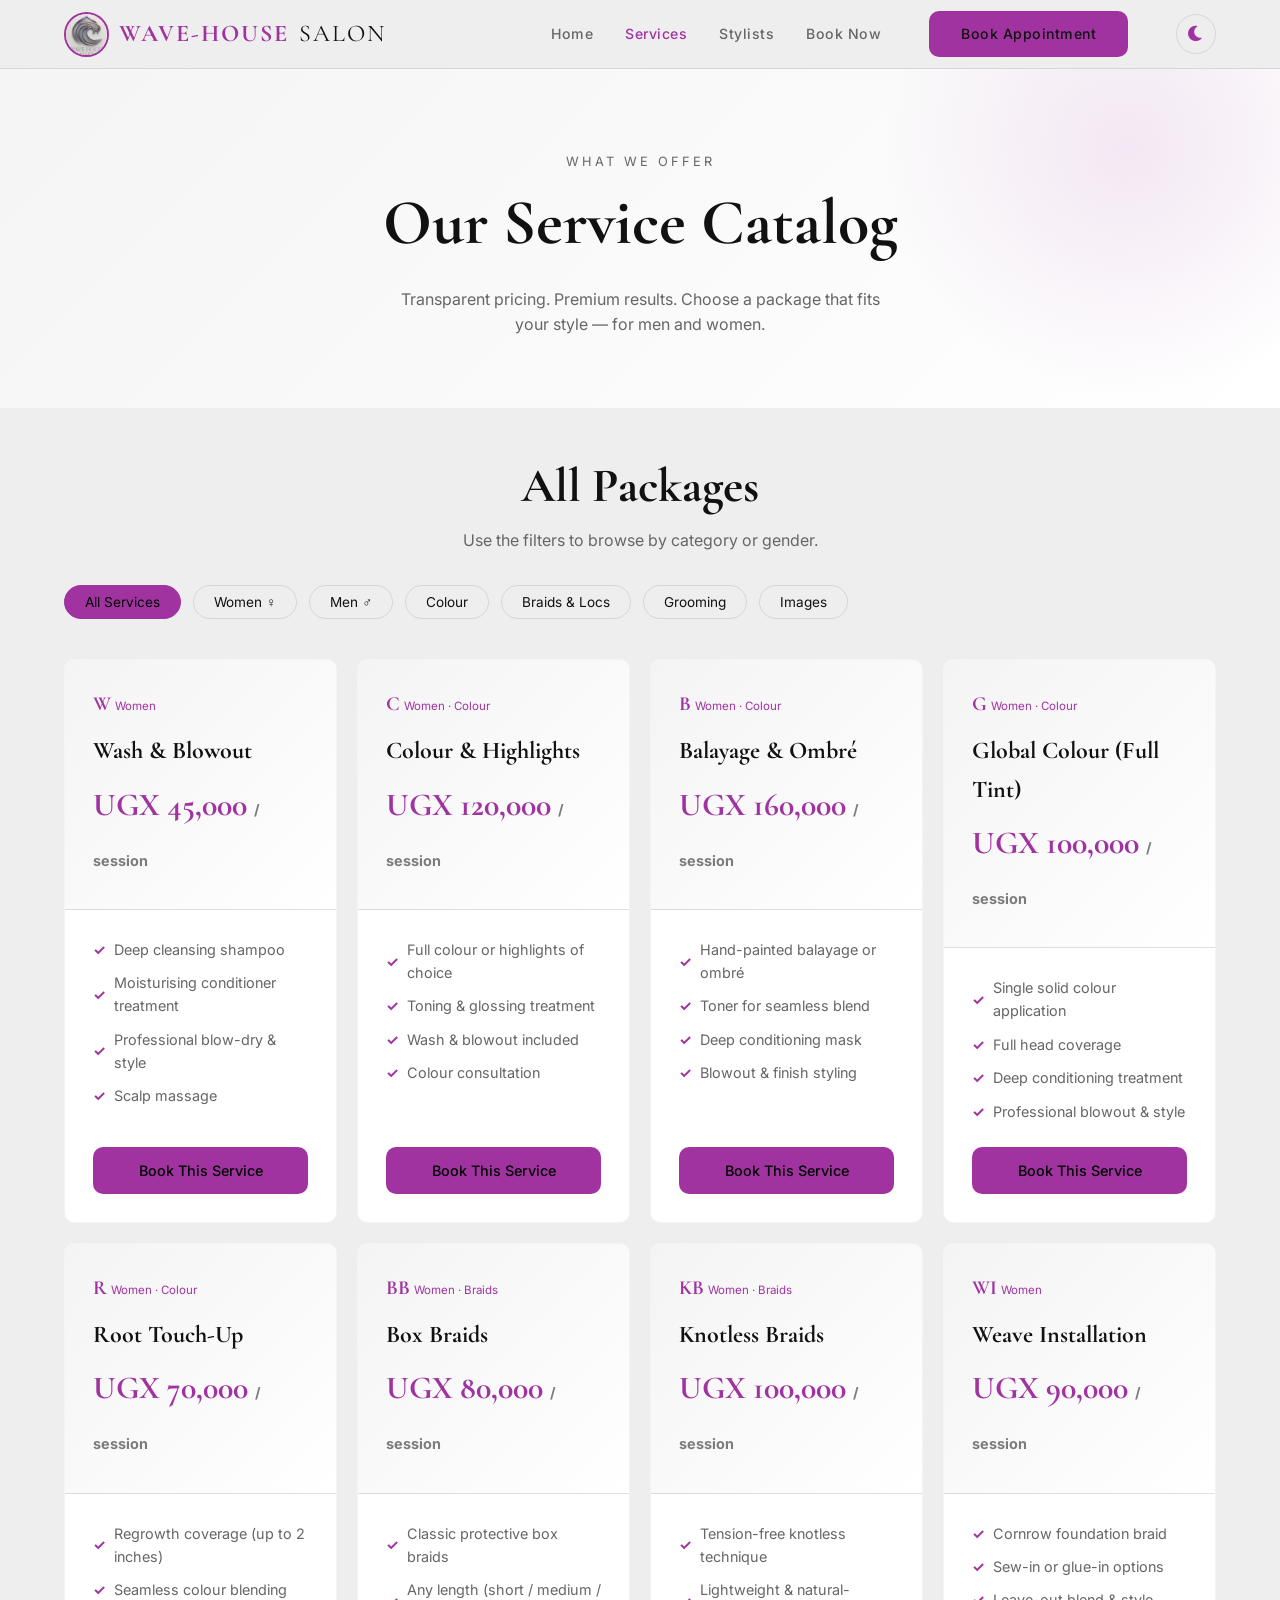
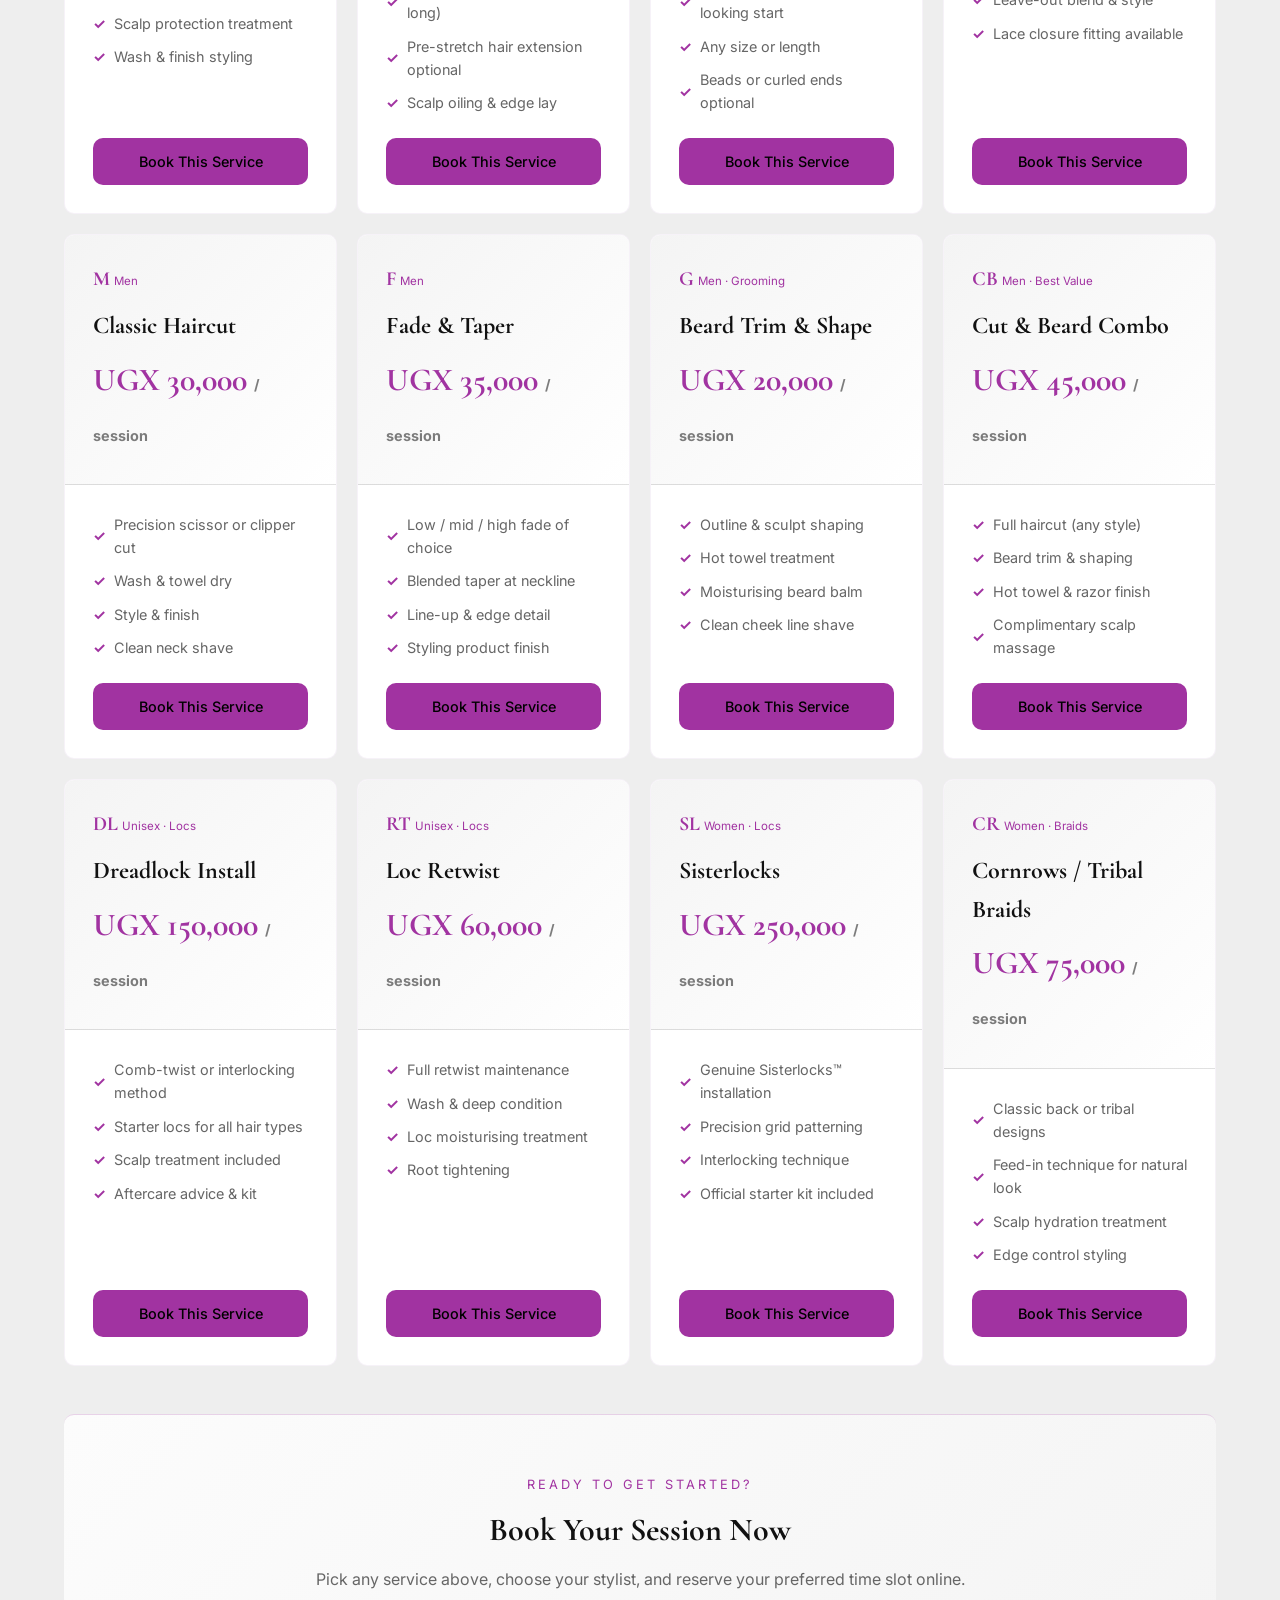
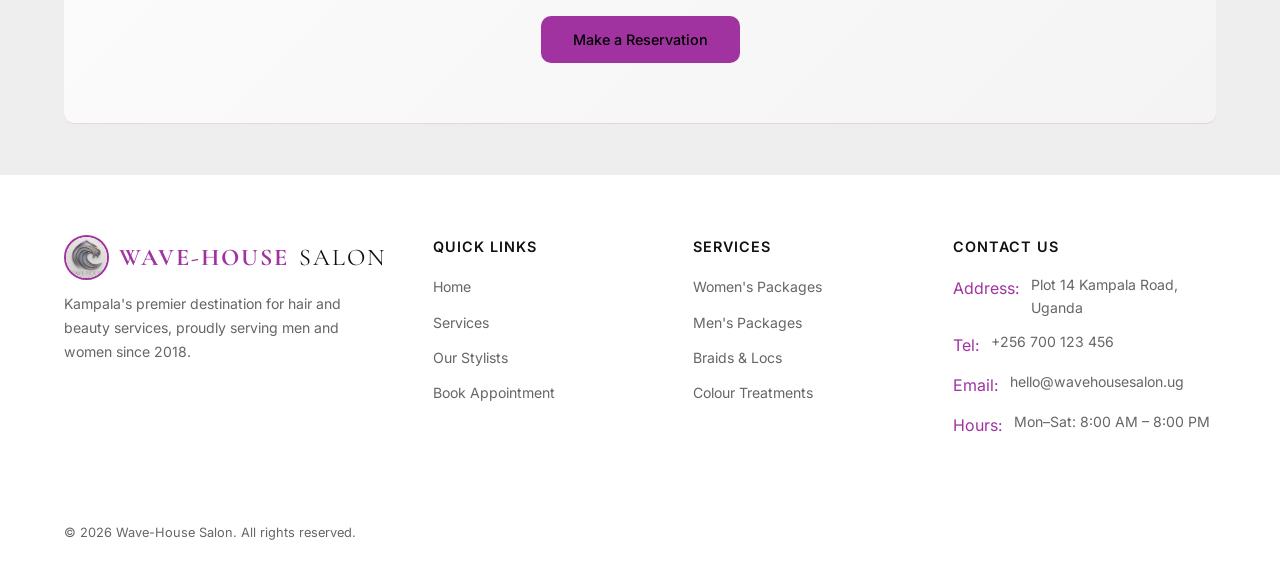
<file: services.html>
<!DOCTYPE html>
<html lang="en">
<head>
  <meta charset="UTF-8" />
  <meta name="viewport" content="width=device-width, initial-scale=1.0" />
  <meta name="description" content="Browse Wave-House Salon's full service catalog — premium packages for men and women including cuts, colour, braids, and grooming." />
  <title>Services | Wave-House Salon</title>
  <link rel="stylesheet" href="style.css" />
  <!-- Font Awesome for Icons -->
  <link rel="stylesheet" href="https://cdnjs.cloudflare.com/ajax/libs/font-awesome/6.0.0/css/all.min.css" />
  <!-- Theme Switcher Script (Head inclusion prevents flash) -->
  <script src="theme.js"></script>
</head>
<body>

  <!-- NAVBAR -->
  <nav class="navbar" role="navigation" aria-label="Main navigation">
    <div class="container nav-inner">
      <a href="index.html" class="nav-logo">
        <img src="assets/logo.jpeg" alt="Wave-House Salon Logo">
        WAVE-HOUSE<span>SALON</span>
      </a>
      <ul class="nav-links">
        <li><a href="index.html" id="nav-home">Home</a></li>
        <li><a href="services.html" class="active" id="nav-services">Services</a></li>
        <li><a href="stylists.html" id="nav-stylists">Stylists</a></li>
        <li><a href="booking.html" id="nav-booking">Book Now</a></li>
        <li><a href="booking.html" class="btn btn-purple nav-cta" id="nav-cta-btn">Book Appointment</a></li>

        <li>
          <button class="theme-toggle" id="theme-toggle" aria-label="Toggle Light/Dark Mode">
            <i class="fas fa-moon"></i>
          </button>
        </li>
      </ul>
      <button class="hamburger" id="hamburger-btn" aria-label="Open menu" aria-expanded="false">
        <span></span><span></span><span></span>
      </button>
    </div>
  </nav>

  <div class="mobile-nav" id="mobile-nav" aria-hidden="true">
    <a href="index.html">Home</a>
    <a href="services.html">Services</a>
    <a href="stylists.html">Stylists</a>
    <a href="booking.html">Book Now</a>
    <a href="booking.html" class="btn btn-purple" style="text-align:center;margin-top:0.5rem;">Book Appointment</a>
  </div>

  <!-- PAGE HEADER -->
  <header class="page-header" id="page-header">
    <div class="container">

      <p class="section-label">What We Offer</p>
      <h1>Our Service Catalog</h1>
      <p>Transparent pricing. Premium results. Choose a package that fits your style — for men and women.</p>
    </div>
  </header>

  <!-- FILTER ROW -->
  <section class="section-sm" id="services-section" aria-labelledby="services-heading">
    <div class="container">
      <h2 class="section-title" id="services-heading" style="text-align:center;margin-bottom:0.5rem;">All Packages</h2>
      <p class="section-sub text-center">Use the filters to browse by category or gender.</p>

      <div class="filter-row" role="group" aria-label="Filter services">
        <button class="filter-btn active" id="filter-all"     data-filter="all">All Services</button>
        <button class="filter-btn"        id="filter-women"   data-filter="women">Women ♀</button>
        <button class="filter-btn"        id="filter-men"     data-filter="men">Men ♂</button>
        <button class="filter-btn"        id="filter-colour"  data-filter="colour">Colour</button>
        <button class="filter-btn"        id="filter-braids"  data-filter="braids">Braids &amp; Locs</button>
        <button class="filter-btn"        id="filter-grooming" data-filter="grooming">Grooming</button>
        <button class="filter-btn"        id="filter-images"   data-filter="images">Images</button>
      </div>



      <!-- ── HAIRSTYLE GALLERY (Hidden by Default) ── -->
      <div id="hairstyle-gallery" style="display: none;">
        <h3 class="gallery-heading">Women's Hairstyles</h3>
        <div class="gallery-grid">
          <figure class="gallery-card">
            <img src="assets/images/women/women's style 1.jpg" alt="Braided Updo">
            <figcaption>
              <h4>Braided Updo</h4>
              <p>Elegant formal styling.</p>
            </figcaption>
          </figure>
          <figure class="gallery-card">
            <img src="assets/images/women/women's style 2.jpg" alt="Vivid Colour">
            <figcaption>
              <h4>Vivid Colour</h4>
              <p>Bold transformations.</p>
            </figcaption>
          </figure>
          <figure class="gallery-card">
            <img src="assets/images/women/women's style 3.jpg" alt="Knotless Braids">
            <figcaption>
              <h4>Knotless Braids</h4>
              <p>Low-tension protective style.</p>
            </figcaption>
          </figure>
          <figure class="gallery-card">
            <img src="assets/images/women/women's style 4.jpg" alt="Silk Press">
            <figcaption>
              <h4>Silk Press</h4>
              <p>Smooth, high-shine styling.</p>
            </figcaption>
          </figure>
          <figure class="gallery-card">
            <img src="assets/images/women/women's style 5.jpg" alt="Soft Curls">
            <figcaption>
              <h4>Soft Curls</h4>
              <p>Glamorous waves and curls.</p>
            </figcaption>
          </figure>
          <figure class="gallery-card">
            <img src="assets/images/women/women's style 6.jpg" alt="Short Cut">
            <figcaption>
              <h4>Short Pixie</h4>
              <p>Modern and edgy short cut.</p>
            </figcaption>
          </figure>
        </div>

        <h3 class="gallery-heading" style="margin-top: 4rem;">Men's Hairstyles</h3>
        <div class="gallery-grid">
          <figure class="gallery-card">
            <img src="assets/images/men/men's style 1.jpg" alt="Classic Fade">
            <figcaption>
              <h4>Classic Fade</h4>
              <p>Precision taper finish.</p>
            </figcaption>
          </figure>
          <figure class="gallery-card">
            <img src="assets/images/men/men's style 2.jpg" alt="Modern Pompadour">
            <figcaption>
              <h4>Modern Pompadour</h4>
              <p>Classic volume, modern twist.</p>
            </figcaption>
          </figure>
          <figure class="gallery-card">
            <img src="assets/images/men/men's style 3.jpg" alt="Beard Sculpting">
            <figcaption>
              <h4>Beard Sculpting</h4>
              <p>Expert shaping and grooming.</p>
            </figcaption>
          </figure>
          <figure class="gallery-card">
            <img src="assets/images/men/men's style 4.jpg" alt="Buzz Cut">
            <figcaption>
              <h4>Buzz Cut</h4>
              <p>Clean, low-maintenance cut.</p>
            </figcaption>
          </figure>
          <figure class="gallery-card">
            <img src="assets/images/men/men's style 5.jpg" alt="Long Hair Fade">
            <figcaption>
              <h4>Top Knot Fade</h4>
              <p>Versatile long top with sharp sides.</p>
            </figcaption>
          </figure>
          <figure class="gallery-card">
            <img src="assets/images/men/men's style 6.jpg" alt="Clean Shave">
            <figcaption>
              <h4>Clean Shave</h4>
              <p>Smooth, professional finish.</p>
            </figcaption>
          </figure>
        </div>
      </div>

      <!-- ── SERVICE PACKAGES GRID ── -->
      <div class="cards-grid" id="packages-grid">
        <!-- WOMEN'S PACKAGES -->
        <article class="service-pkg-card" id="pkg-wash-blowout" data-category="women" data-id="wash-blowout">
          <div class="pkg-header">
            <div class="pkg-icon">W</div>
            <span class="pkg-badge">Women</span>
            <h3>Wash &amp; Blowout</h3>
            <div class="pkg-price">UGX 45,000 <span>/ session</span></div>
          </div>
          <div class="pkg-body">
            <ul class="pkg-features">
              <li>Deep cleansing shampoo</li>
              <li>Moisturising conditioner treatment</li>
              <li>Professional blow-dry &amp; style</li>
              <li>Scalp massage</li>
            </ul>
            <a href="booking.html?service=wash-blowout" class="btn btn-purple" style="width:100%;text-align:center;">Book This Service</a>
          </div>
        </article>

        <!-- COLOUR SERVICES -->
        <article class="service-pkg-card" id="pkg-colour" data-category="women colour" data-id="colour-highlights">
          <div class="pkg-header">
            <div class="pkg-icon">C</div>
            <span class="pkg-badge">Women · Colour</span>
            <h3>Colour &amp; Highlights</h3>
            <div class="pkg-price">UGX 120,000 <span>/ session</span></div>
          </div>
          <div class="pkg-body">
            <ul class="pkg-features">
              <li>Full colour or highlights of choice</li>
              <li>Toning &amp; glossing treatment</li>
              <li>Wash &amp; blowout included</li>
              <li>Colour consultation</li>
            </ul>
            <a href="booking.html?service=colour-highlights" class="btn btn-purple" style="width:100%;text-align:center;">Book This Service</a>
          </div>
        </article>

        <article class="service-pkg-card" id="pkg-balayage" data-category="women colour" data-id="balayage">
          <div class="pkg-header">
            <div class="pkg-icon">B</div>
            <span class="pkg-badge">Women · Colour</span>
            <h3>Balayage &amp; Ombré</h3>
            <div class="pkg-price">UGX 160,000 <span>/ session</span></div>
          </div>
          <div class="pkg-body">
            <ul class="pkg-features">
              <li>Hand-painted balayage or ombré</li>
              <li>Toner for seamless blend</li>
              <li>Deep conditioning mask</li>
              <li>Blowout &amp; finish styling</li>
            </ul>
            <a href="booking.html?service=balayage" class="btn btn-purple" style="width:100%;text-align:center;">Book This Service</a>
          </div>
        </article>

        <article class="service-pkg-card" id="pkg-global-colour" data-category="women colour" data-id="global-colour">
          <div class="pkg-header">
            <div class="pkg-icon">G</div>
            <span class="pkg-badge">Women · Colour</span>
            <h3>Global Colour (Full Tint)</h3>
            <div class="pkg-price">UGX 100,000 <span>/ session</span></div>
          </div>
          <div class="pkg-body">
            <ul class="pkg-features">
              <li>Single solid colour application</li>
              <li>Full head coverage</li>
              <li>Deep conditioning treatment</li>
              <li>Professional blowout &amp; style</li>
            </ul>
            <a href="booking.html?service=global-colour" class="btn btn-purple" style="width:100%;text-align:center;">Book This Service</a>
          </div>
        </article>

        <article class="service-pkg-card" id="pkg-root-touchup" data-category="women colour" data-id="root-touchup">
          <div class="pkg-header">
            <div class="pkg-icon">R</div>
            <span class="pkg-badge">Women · Colour</span>
            <h3>Root Touch-Up</h3>
            <div class="pkg-price">UGX 70,000 <span>/ session</span></div>
          </div>
          <div class="pkg-body">
            <ul class="pkg-features">
              <li>Regrowth coverage (up to 2 inches)</li>
              <li>Seamless colour blending</li>
              <li>Scalp protection treatment</li>
              <li>Wash &amp; finish styling</li>
            </ul>
            <a href="booking.html?service=root-touchup" class="btn btn-purple" style="width:100%;text-align:center;">Book This Service</a>
          </div>
        </article>

        <article class="service-pkg-card" id="pkg-box-braids" data-category="women braids" data-id="box-braids">
          <div class="pkg-header">
            <div class="pkg-icon">BB</div>
            <span class="pkg-badge">Women · Braids</span>
            <h3>Box Braids</h3>
            <div class="pkg-price">UGX 80,000 <span>/ session</span></div>
          </div>
          <div class="pkg-body">
            <ul class="pkg-features">
              <li>Classic protective box braids</li>
              <li>Any length (short / medium / long)</li>
              <li>Pre-stretch hair extension optional</li>
              <li>Scalp oiling &amp; edge lay</li>
            </ul>
            <a href="booking.html?service=box-braids" class="btn btn-purple" style="width:100%;text-align:center;">Book This Service</a>
          </div>
        </article>

        <article class="service-pkg-card" id="pkg-knotless" data-category="women braids" data-id="knotless-braids">
          <div class="pkg-header">
            <div class="pkg-icon">KB</div>
            <span class="pkg-badge">Women · Braids</span>
            <h3>Knotless Braids</h3>
            <div class="pkg-price">UGX 100,000 <span>/ session</span></div>
          </div>
          <div class="pkg-body">
            <ul class="pkg-features">
              <li>Tension-free knotless technique</li>
              <li>Lightweight &amp; natural-looking start</li>
              <li>Any size or length</li>
              <li>Beads or curled ends optional</li>
            </ul>
            <a href="booking.html?service=knotless-braids" class="btn btn-purple" style="width:100%;text-align:center;">Book This Service</a>
          </div>
        </article>

        <article class="service-pkg-card" id="pkg-weave" data-category="women" data-id="weave-install">
          <div class="pkg-header">
            <div class="pkg-icon">WI</div>
            <span class="pkg-badge">Women</span>
            <h3>Weave Installation</h3>
            <div class="pkg-price">UGX 90,000 <span>/ session</span></div>
          </div>
          <div class="pkg-body">
            <ul class="pkg-features">
              <li>Cornrow foundation braid</li>
              <li>Sew-in or glue-in options</li>
              <li>Leave-out blend &amp; style</li>
              <li>Lace closure fitting available</li>
            </ul>
            <a href="booking.html?service=weave-install" class="btn btn-purple" style="width:100%;text-align:center;">Book This Service</a>
          </div>
        </article>

        <!-- MEN'S PACKAGES -->
        <article class="service-pkg-card" id="pkg-classic-cut" data-category="men grooming" data-id="classic-cut">
          <div class="pkg-header">
            <div class="pkg-icon">M</div>
            <span class="pkg-badge">Men</span>
            <h3>Classic Haircut</h3>
            <div class="pkg-price">UGX 30,000 <span>/ session</span></div>
          </div>
          <div class="pkg-body">
            <ul class="pkg-features">
              <li>Precision scissor or clipper cut</li>
              <li>Wash &amp; towel dry</li>
              <li>Style &amp; finish</li>
              <li>Clean neck shave</li>
            </ul>
            <a href="booking.html?service=classic-cut" class="btn btn-purple" style="width:100%;text-align:center;">Book This Service</a>
          </div>
        </article>

        <article class="service-pkg-card" id="pkg-fade" data-category="men grooming" data-id="fade-cut">
          <div class="pkg-header">
            <div class="pkg-icon">F</div>
            <span class="pkg-badge">Men</span>
            <h3>Fade &amp; Taper</h3>
            <div class="pkg-price">UGX 35,000 <span>/ session</span></div>
          </div>
          <div class="pkg-body">
            <ul class="pkg-features">
              <li>Low / mid / high fade of choice</li>
              <li>Blended taper at neckline</li>
              <li>Line-up &amp; edge detail</li>
              <li>Styling product finish</li>
            </ul>
            <a href="booking.html?service=fade-cut" class="btn btn-purple" style="width:100%;text-align:center;">Book This Service</a>
          </div>
        </article>

        <article class="service-pkg-card" id="pkg-beard" data-category="men grooming" data-id="beard-trim">
          <div class="pkg-header">
            <div class="pkg-icon">G</div>
            <span class="pkg-badge">Men · Grooming</span>
            <h3>Beard Trim &amp; Shape</h3>
            <div class="pkg-price">UGX 20,000 <span>/ session</span></div>
          </div>
          <div class="pkg-body">
            <ul class="pkg-features">
              <li>Outline &amp; sculpt shaping</li>
              <li>Hot towel treatment</li>
              <li>Moisturising beard balm</li>
              <li>Clean cheek line shave</li>
            </ul>
            <a href="booking.html?service=beard-trim" class="btn btn-purple" style="width:100%;text-align:center;">Book This Service</a>
          </div>
        </article>

        <article class="service-pkg-card" id="pkg-combo" data-category="men grooming" data-id="cut-beard-combo">
          <div class="pkg-header">
            <div class="pkg-icon">CB</div>
            <span class="pkg-badge">Men · Best Value</span>
            <h3>Cut &amp; Beard Combo</h3>
            <div class="pkg-price">UGX 45,000 <span>/ session</span></div>
          </div>
          <div class="pkg-body">
            <ul class="pkg-features">
              <li>Full haircut (any style)</li>
              <li>Beard trim &amp; shaping</li>
              <li>Hot towel &amp; razor finish</li>
              <li>Complimentary scalp massage</li>
            </ul>
            <a href="booking.html?service=cut-beard-combo" class="btn btn-purple" style="width:100%;text-align:center;">Book This Service</a>
          </div>
        </article>

        <!-- UNISEX / BRAIDS & LOCS -->
        <article class="service-pkg-card" id="pkg-dreadlocks" data-category="braids" data-id="dreadlock-install">
          <div class="pkg-header">
            <div class="pkg-icon">DL</div>
            <span class="pkg-badge">Unisex · Locs</span>
            <h3>Dreadlock Install</h3>
            <div class="pkg-price">UGX 150,000 <span>/ session</span></div>
          </div>
          <div class="pkg-body">
            <ul class="pkg-features">
              <li>Comb-twist or interlocking method</li>
              <li>Starter locs for all hair types</li>
              <li>Scalp treatment included</li>
              <li>Aftercare advice &amp; kit</li>
            </ul>
            <a href="booking.html?service=dreadlock-install" class="btn btn-purple" style="width:100%;text-align:center;">Book This Service</a>
          </div>
        </article>

        <article class="service-pkg-card" id="pkg-retwist" data-category="braids" data-id="loc-retwist">
          <div class="pkg-header">
            <div class="pkg-icon">RT</div>
            <span class="pkg-badge">Unisex · Locs</span>
            <h3>Loc Retwist</h3>
            <div class="pkg-price">UGX 60,000 <span>/ session</span></div>
          </div>
          <div class="pkg-body">
            <ul class="pkg-features">
              <li>Full retwist maintenance</li>
              <li>Wash &amp; deep condition</li>
              <li>Loc moisturising treatment</li>
              <li>Root tightening</li>
            </ul>
            <a href="booking.html?service=loc-retwist" class="btn btn-purple" style="width:100%;text-align:center;">Book This Service</a>
          </div>
        </article>

        <article class="service-pkg-card" id="pkg-sisterlocks" data-category="braids" data-id="sisterlocks">
          <div class="pkg-header">
            <div class="pkg-icon">SL</div>
            <span class="pkg-badge">Women · Locs</span>
            <h3>Sisterlocks</h3>
            <div class="pkg-price">UGX 250,000 <span>/ session</span></div>
          </div>
          <div class="pkg-body">
            <ul class="pkg-features">
              <li>Genuine Sisterlocks™ installation</li>
              <li>Precision grid patterning</li>
              <li>Interlocking technique</li>
              <li>Official starter kit included</li>
            </ul>
            <a href="booking.html?service=sisterlocks" class="btn btn-purple" style="width:100%;text-align:center;">Book This Service</a>
          </div>
        </article>

        <article class="service-pkg-card" id="pkg-cornrows" data-category="women braids" data-id="cornrows">
          <div class="pkg-header">
            <div class="pkg-icon">CR</div>
            <span class="pkg-badge">Women · Braids</span>
            <h3>Cornrows / Tribal Braids</h3>
            <div class="pkg-price">UGX 75,000 <span>/ session</span></div>
          </div>
          <div class="pkg-body">
            <ul class="pkg-features">
              <li>Classic back or tribal designs</li>
              <li>Feed-in technique for natural look</li>
              <li>Scalp hydration treatment</li>
              <li>Edge control styling</li>
            </ul>
            <a href="booking.html?service=cornrows" class="btn btn-purple" style="width:100%;text-align:center;">Book This Service</a>
          </div>
        </article>

      </div><!-- /cards-grid -->

      <!-- CTA Strip -->
      <div class="cta-strip" style="text-align:center;margin-top:3rem;border-radius:var(--radius);">
        <p class="section-label">Ready to get started?</p>
        <h3 style="font-family:var(--font-head);font-size:2rem;color:var(--clr-white);margin-bottom:0.75rem;">Book Your Session Now</h3>
        <p style="color:var(--muted-clr);margin-bottom:1.5rem;">Pick any service above, choose your stylist, and reserve your preferred time slot online.</p>
        <a href="booking.html" class="btn btn-purple" id="services-book-cta">Make a Reservation</a>
      </div>

    </div>
  </section>

  <!-- FOOTER -->
  <footer class="footer" id="main-footer">
    <div class="container">
      <div class="footer-grid">
        <div class="footer-brand">
          <a href="index.html" class="nav-logo">
            <img src="assets/logo.jpeg" alt="Wave-House Salon Logo">
            WAVE-HOUSE<span>SALON</span>
          </a>
          <p>Kampala's premier destination for hair and beauty services, proudly serving men and women since 2018.</p>
        </div>
        <div class="footer-col">
          <h4>Quick Links</h4>
          <ul>
            <li><a href="index.html">Home</a></li>
            <li><a href="services.html">Services</a></li>
            <li><a href="stylists.html">Our Stylists</a></li>
            <li><a href="booking.html">Book Appointment</a></li>
          </ul>
        </div>
        <div class="footer-col">
          <h4>Services</h4>
          <ul>
            <li><a href="services.html">Women's Packages</a></li>
            <li><a href="services.html">Men's Packages</a></li>
            <li><a href="services.html">Braids &amp; Locs</a></li>
            <li><a href="services.html">Colour Treatments</a></li>
          </ul>
        </div>
        <div class="footer-col">
          <h4>Contact Us</h4>
          <div class="footer-contact-item"><span>Address:</span><span>Plot 14 Kampala Road, Uganda</span></div>
          <div class="footer-contact-item"><span>Tel:</span><span>+256 700 123 456</span></div>
          <div class="footer-contact-item"><span>Email:</span><span>hello@wavehousesalon.ug</span></div>
          <div class="footer-contact-item"><span>Hours:</span><span>Mon–Sat: 8:00 AM – 8:00 PM</span></div>
        </div>
      </div>
      <div class="footer-bottom">
        <p>&copy; 2026 Wave-House Salon. All rights reserved.</p>
      </div>
    </div>
  </footer>

  <script>
    // Mobile menu
    const hamburger = document.getElementById('hamburger-btn');
    const mobileNav = document.getElementById('mobile-nav');
    hamburger.addEventListener('click', () => {
      const isOpen = mobileNav.classList.toggle('open');
      hamburger.setAttribute('aria-expanded', isOpen);
      mobileNav.setAttribute('aria-hidden', !isOpen);
    });

    // Filter buttons
    const filterBtns = document.querySelectorAll('.filter-btn');
    const cards      = document.querySelectorAll('.service-pkg-card');

    filterBtns.forEach(btn => {
      btn.addEventListener('click', () => {
        filterBtns.forEach(b => b.classList.remove('active'));
        btn.classList.add('active');

        const filter = btn.getAttribute('data-filter');
        const packagesGrid = document.getElementById('packages-grid');
        const galleryGrid = document.getElementById('hairstyle-gallery');

        if (filter === 'images') {
          packagesGrid.style.display = 'none';
          galleryGrid.style.display = 'grid';
        } else {
          packagesGrid.style.display = 'grid';
          galleryGrid.style.display = 'none';

          cards.forEach(card => {
            const cats = (card.getAttribute('data-category') || '').split(' ');
            if (filter === 'all' || cats.includes(filter)) {
              card.style.display = 'flex';
            } else {
              card.style.display = 'none';
            }
          });
        }
      });
    });

    // Pre-select filter from URL hash (e.g. services.html#women)
    const hash = window.location.hash.replace('#', '');
    if (hash) {
      const matchBtn = document.querySelector(`.filter-btn[data-filter="${hash}"]`);
      if (matchBtn) matchBtn.click();
    }

  </script>

</body>
</html>
</file>
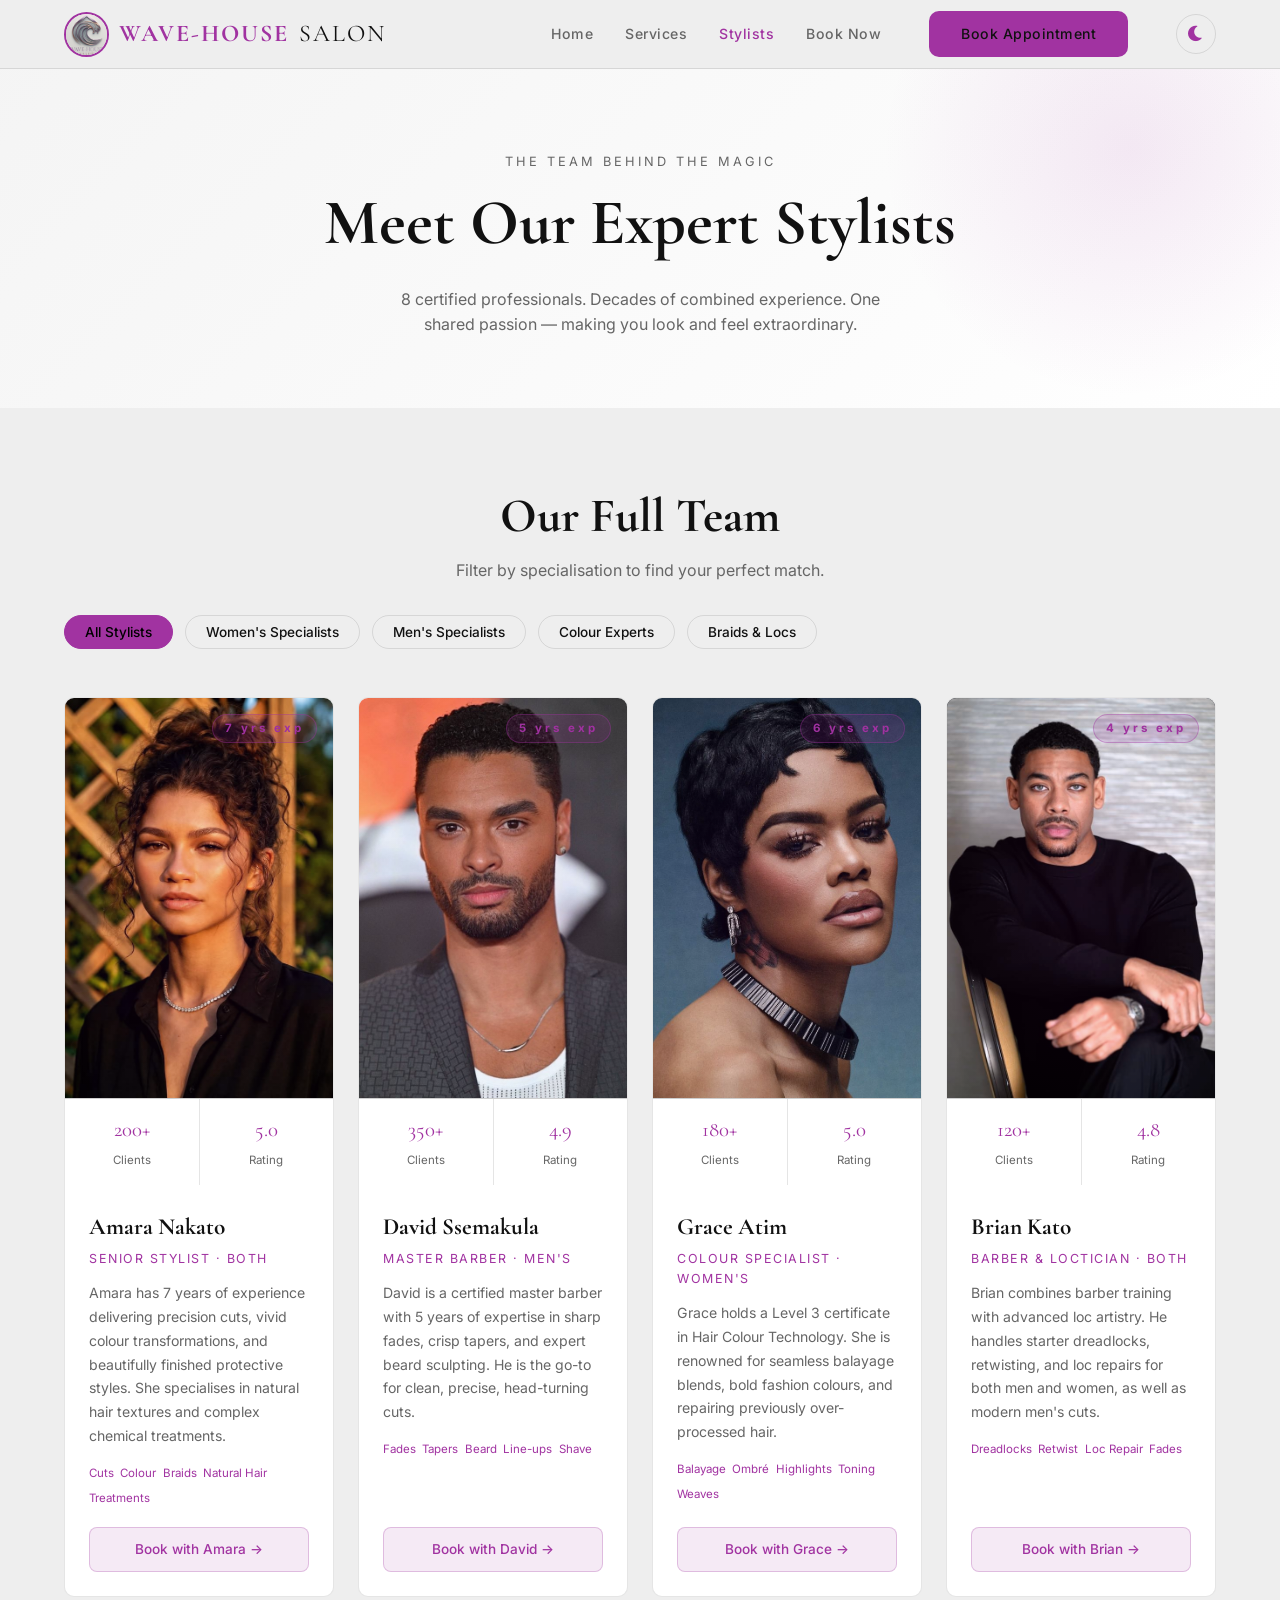
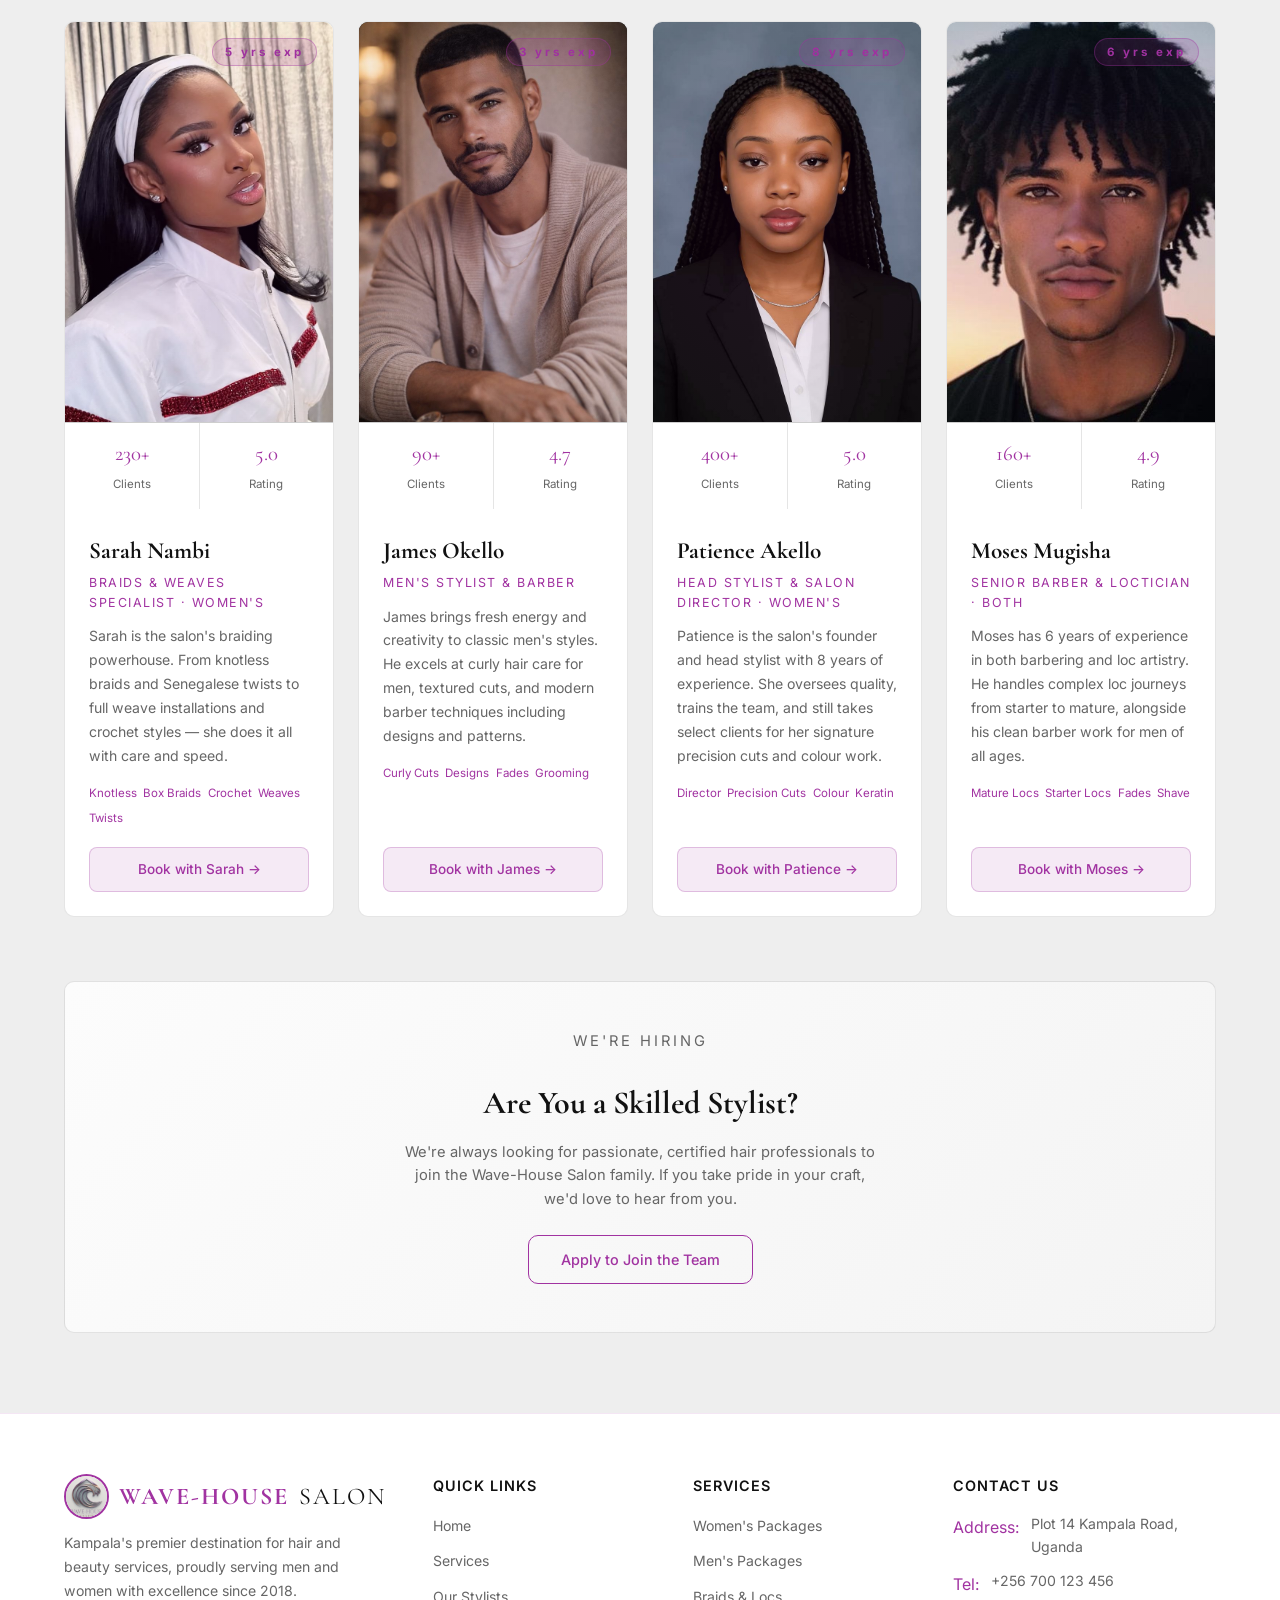
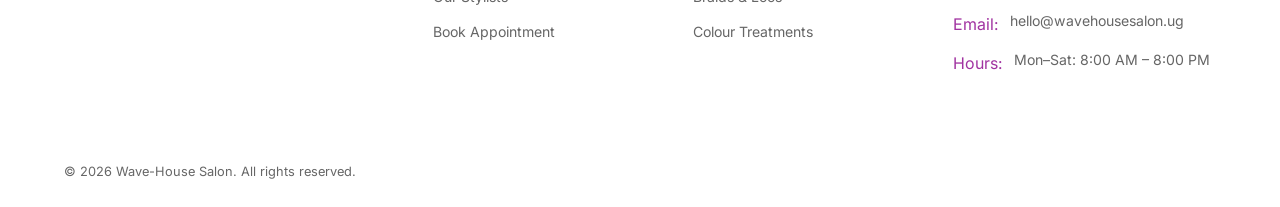
<file: stylists.html>
<!DOCTYPE html>
<html lang="en">
<head>
  <meta charset="UTF-8" />
  <meta name="viewport" content="width=device-width, initial-scale=1.0" />
  <meta name="description" content="Meet the expert stylists at Wave-House Salon Kampala — certified professionals specialising in cuts, colour, braids, locs, and men's grooming." />
  <title>Our Stylists | Wave-House Salon</title>
  <link rel="stylesheet" href="style.css" />
  <!-- Font Awesome for Icons -->
  <link rel="stylesheet" href="https://cdnjs.cloudflare.com/ajax/libs/font-awesome/6.0.0/css/all.min.css" />
  <!-- Theme Switcher Script (Head inclusion prevents flash) -->
  <script src="theme.js"></script>
  <style>
    .stylist-full-card {
      background: var(--card-bg);
      border: 1px solid var(--border-clr);
      border-radius: var(--radius);
      overflow: hidden;
      transition: var(--transition);
      display: flex;
      flex-direction: column;
    }
    .stylist-full-card:hover {
      border-color: var(--accent-color);
      transform: translateY(-6px);
      box-shadow: var(--shadow);
    }
    .stylist-avatar {
      width: 100%;
      height: 400px;
      display: flex;
      align-items: center;
      justify-content: center;
      font-family: var(--font-head);
      font-size: 3rem;
      font-weight: 700;
      color: var(--accent-color);
      letter-spacing: 3px;
      position: relative;
      overflow: hidden;
    }
    .stylist-avatar img {
      width: 100%;
      height: 100%;
      object-fit: cover;
      object-position: center;
    }
    #card-james .stylist-avatar img,
    #card-brian .stylist-avatar img {
      object-position: top;
    }
    .stylist-avatar span:first-child {
      position: relative;
      z-index: 2;
      text-shadow: 0 0 20px rgba(161, 51, 161, 0.3);
    }
    .stylist-avatar::after {
      content: '';
      position: absolute;
      width: 200%; height: 200%;
      background: radial-gradient(circle, rgba(128,0,128,0.1) 0%, transparent 60%);
      top: -50%; left: -50%;
      animation: rotate 30s linear infinite;
      z-index: 1;
    }
    @keyframes rotate {
      from { transform: rotate(0deg); }
      to { transform: rotate(360deg); }
    }
    .stylist-avatar.f { background: linear-gradient(135deg, #1e1614, #2a1f1a); }
    .stylist-avatar.m { background: linear-gradient(135deg, #141620, #1a1f2e); }
    .stylist-avatar .exp-badge {
      position: absolute;
      top: 1rem; right: 1rem;
      background: rgba(161, 51, 161, 0.15);
      border: 1px solid rgba(161, 51, 161, 0.35);
      border-radius: 50px;
      padding: 0.25rem 0.75rem;
      font-size: 0.72rem;
      color: var(--clr-purple);
      font-family: var(--font-body);
    }
    .stylist-details { 
      padding: 1.5rem; 
      display: flex;
      flex-direction: column;
      flex: 1;
    }
    .stylist-details h3 {
      font-family: var(--font-head);
      font-size: 1.45rem;
      color: var(--clr-white);
      margin-bottom: 0.15rem;
    }
    .stylist-details .role {
      font-size: 0.78rem;
      letter-spacing: 1.5px;
      text-transform: uppercase;
      color: var(--clr-purple);
      margin-bottom: 0.75rem;
    }
    .stylist-details .bio {
      font-size: 0.88rem;
      color: var(--muted-clr);
      line-height: 1.7;
      margin-bottom: 1rem;
    }
    .stylist-details .tags {
      display: flex;
      flex-wrap: wrap;
      gap: 0.4rem;
      margin-bottom: 1.25rem;
    }
    .stylist-details .tags span {
      color: var(--clr-purple);
      font-size: 0.72rem;
    }
    .stylist-details .book-link {
      display: block;
      text-align: center;
      padding: 0.65rem;
      border-radius: 8px;
      font-size: 0.85rem;
      font-weight: 500;
      background: rgba(161, 51, 161, 0.1);
      color: var(--clr-purple);
      border: 1px solid rgba(161, 51, 161, 0.25);
      transition: var(--transition);
      margin-top: auto;
    }
    .stylist-details .book-link:hover {
      background: var(--clr-purple);
      color: #fff;
    }
    .stat-strip {
      display: grid;
      grid-template-columns: repeat(2, 1fr);
      gap: 1px;
      background: var(--border-clr);
      border-top: 1px solid var(--border-clr);
    }
    .stat-strip-item {
      background: var(--card-bg);
      padding: 0.85rem;
      text-align: center;
    }
    .stat-strip-item span:first-child {
      display: block;
      font-family: var(--font-head);
      font-size: 1.3rem;
      color: var(--clr-purple);
    }
    .stat-strip-item span:last-child {
      font-size: 0.72rem;
      color: var(--muted-clr);
    }
    .gender-filter {
      display: flex;
      gap: 0.75rem;
      flex-wrap: wrap;
      margin: 2rem 0 2.5rem;
    }
    .gender-btn {
      background: transparent;
      border: 1px solid var(--border-clr);
      border-radius: 50px;
      color: var(--text-color);
      font-weight: 500;
      font-family: var(--font-body);
      font-size: 0.85rem;
      padding: 0.5rem 1.25rem;
      cursor: pointer;
      transition: var(--transition);
    }
    .gender-btn.active, .gender-btn:hover {
      background: var(--accent-color);
      color: #000;
      border-color: var(--accent-color);
    }
    .join-banner {
      background: var(--cta-bg);
      border: 1px solid var(--border-clr);
      border-radius: var(--radius);
      padding: 3rem 2rem;
      text-align: center;
      margin-top: 4rem;
    }
    .join-banner h3 {
      font-family: var(--font-head);
      font-size: 2rem;
      color: var(--clr-white);
      margin-bottom: 0.75rem;
    }
    .join-banner p {
      color: var(--muted-clr);
      font-size: 0.92rem;
      max-width: 480px;
      margin: 0 auto 1.5rem;
    }
  </style>
</head>
<body>

  <!-- NAVBAR -->
  <nav class="navbar" role="navigation" aria-label="Main navigation">
    <div class="container nav-inner">
      <a href="index.html" class="nav-logo">
        <img src="assets/logo.jpeg" alt="Wave-House Salon Logo">
        WAVE-HOUSE<span>SALON</span>
      </a>
      <ul class="nav-links">
        <li><a href="index.html" id="nav-home">Home</a></li>
        <li><a href="services.html" id="nav-services">Services</a></li>
        <li><a href="stylists.html" class="active" id="nav-stylists">Stylists</a></li>
        <li><a href="booking.html" id="nav-booking">Book Now</a></li>
        <li><a href="booking.html" class="btn btn-purple nav-cta" id="nav-cta-btn">Book Appointment</a></li>

        <li>
          <button class="theme-toggle" id="theme-toggle" aria-label="Toggle Light/Dark Mode">
            <i class="fas fa-moon"></i>
          </button>
        </li>
      </ul>
      <button class="hamburger" id="hamburger-btn" aria-label="Open menu" aria-expanded="false">
        <span></span><span></span><span></span>
      </button>
    </div>
  </nav>

  <div class="mobile-nav" id="mobile-nav" aria-hidden="true">
    <a href="index.html">Home</a>
    <a href="services.html">Services</a>
    <a href="stylists.html">Stylists</a>
    <a href="booking.html">Book Now</a>
    <a href="booking.html" class="btn btn-purple" style="text-align:center;margin-top:0.5rem;">Book Appointment</a>
  </div>

  <!-- PAGE HEADER -->
  <header class="page-header" id="page-header">
    <div class="container">

      <p class="section-label">The Team Behind the Magic</p>
      <h1>Meet Our Expert Stylists</h1>
      <p>8 certified professionals. Decades of combined experience. One shared passion — making you look and feel extraordinary.</p>
    </div>
  </header>

  <!-- STYLISTS SECTION -->
  <section class="section" id="stylists-section" aria-labelledby="stylists-heading">
    <div class="container">
      <h2 class="section-title text-center" id="stylists-heading" style="margin-bottom:0.25rem;">Our Full Team</h2>
      <p class="section-sub text-center">Filter by specialisation to find your perfect match.</p>

      <!-- Gender Filter -->
      <div class="gender-filter" role="group" aria-label="Filter by specialisation">
        <button class="gender-btn active" id="gbtn-all"      data-g="all">All Stylists</button>
        <button class="gender-btn"        id="gbtn-women"    data-g="women">Women's Specialists</button>
        <button class="gender-btn"        id="gbtn-men"      data-g="men">Men's Specialists</button>
        <button class="gender-btn"        id="gbtn-colour"   data-g="colour">Colour Experts</button>
        <button class="gender-btn"        id="gbtn-braids"   data-g="braids">Braids &amp; Locs</button>
      </div>

      <!-- Stylists Grid -->
      <div class="stylist-grid" id="stylists-grid" style="grid-template-columns:repeat(auto-fill,minmax(270px,1fr));">

        <!-- Amara Nakato -->
        <article class="stylist-full-card" id="card-amara" data-spec="women men">
          <div class="stylist-avatar f">
            <img src="assets/images/women/female stylist 1.jpg" alt="Amara Nakato">
            <span class="exp-badge">7 yrs exp</span>
          </div>
          <div class="stat-strip">
            <div class="stat-strip-item"><span>200+</span><span>Clients</span></div>
            <div class="stat-strip-item"><span>5.0</span><span>Rating</span></div>
          </div>
          <div class="stylist-details">
            <h3>Amara Nakato</h3>
            <p class="role">Senior Stylist · Both</p>
            <p class="bio">Amara has 7 years of experience delivering precision cuts, vivid colour transformations, and beautifully finished protective styles. She specialises in natural hair textures and complex chemical treatments.</p>
            <div class="tags">
              <span>Cuts</span><span>Colour</span><span>Braids</span><span>Natural Hair</span><span>Treatments</span>
            </div>
            <a href="booking.html?stylist=amara-nakato" class="book-link" id="book-amara">Book with Amara →</a>
          </div>
        </article>

        <!-- David Ssemakula -->
        <article class="stylist-full-card" id="card-david" data-spec="men">
          <div class="stylist-avatar m">
            <img src="assets/images/men/male stylist 1.jpg" alt="David Ssemakula">
            <span class="exp-badge">5 yrs exp</span>
          </div>
          <div class="stat-strip">
            <div class="stat-strip-item"><span>350+</span><span>Clients</span></div>
            <div class="stat-strip-item"><span>4.9</span><span>Rating</span></div>
          </div>
          <div class="stylist-details">
            <h3>David Ssemakula</h3>
            <p class="role">Master Barber · Men's</p>
            <p class="bio">David is a certified master barber with 5 years of expertise in sharp fades, crisp tapers, and expert beard sculpting. He is the go-to for clean, precise, head-turning cuts.</p>
            <div class="tags">
              <span>Fades</span><span>Tapers</span><span>Beard</span><span>Line-ups</span><span>Shave</span>
            </div>
            <a href="booking.html?stylist=david-ssemakula" class="book-link" id="book-david">Book with David →</a>
          </div>
        </article>

        <!-- Grace Atim -->
        <article class="stylist-full-card" id="card-grace" data-spec="women colour">
          <div class="stylist-avatar f">
            <img src="assets/images/women/female stylist 2.jpg" alt="Grace Atim">
            <span class="exp-badge">6 yrs exp</span>
          </div>
          <div class="stat-strip">
            <div class="stat-strip-item"><span>180+</span><span>Clients</span></div>
            <div class="stat-strip-item"><span>5.0</span><span>Rating</span></div>
          </div>
          <div class="stylist-details">
            <h3>Grace Atim</h3>
            <p class="role">Colour Specialist · Women's</p>
            <p class="bio">Grace holds a Level 3 certificate in Hair Colour Technology. She is renowned for seamless balayage blends, bold fashion colours, and repairing previously over-processed hair.</p>
            <div class="tags">
              <span>Balayage</span><span>Ombré</span><span>Highlights</span><span>Toning</span><span>Weaves</span>
            </div>
            <a href="booking.html?stylist=grace-atim" class="book-link" id="book-grace">Book with Grace →</a>
          </div>
        </article>

        <!-- Brian Kato -->
        <article class="stylist-full-card" id="card-brian" data-spec="men women braids">
          <div class="stylist-avatar m">
            <img src="assets/images/men/male stylist 2.jpg" alt="Brian Kato">
            <span class="exp-badge">4 yrs exp</span>
          </div>
          <div class="stat-strip">
            <div class="stat-strip-item"><span>120+</span><span>Clients</span></div>
            <div class="stat-strip-item"><span>4.8</span><span>Rating</span></div>
          </div>
          <div class="stylist-details">
            <h3>Brian Kato</h3>
            <p class="role">Barber &amp; Loctician · Both</p>
            <p class="bio">Brian combines barber training with advanced loc artistry. He handles starter dreadlocks, retwisting, and loc repairs for both men and women, as well as modern men's cuts.</p>
            <div class="tags">
              <span>Dreadlocks</span><span>Retwist</span><span>Loc Repair</span><span>Fades</span>
            </div>
            <a href="booking.html?stylist=brian-kato" class="book-link" id="book-brian">Book with Brian →</a>
          </div>
        </article>

        <!-- Sarah Nambi -->
        <article class="stylist-full-card" id="card-sarah" data-spec="women braids">
          <div class="stylist-avatar f">
            <img src="assets/images/women/female stylist 3.jpg" alt="Sarah Nambi">
            <span class="exp-badge">5 yrs exp</span>
          </div>
          <div class="stat-strip">
            <div class="stat-strip-item"><span>230+</span><span>Clients</span></div>
            <div class="stat-strip-item"><span>5.0</span><span>Rating</span></div>
          </div>
          <div class="stylist-details">
            <h3>Sarah Nambi</h3>
            <p class="role">Braids &amp; Weaves Specialist · Women's</p>
            <p class="bio">Sarah is the salon's braiding powerhouse. From knotless braids and Senegalese twists to full weave installations and crochet styles — she does it all with care and speed.</p>
            <div class="tags">
              <span>Knotless</span><span>Box Braids</span><span>Crochet</span><span>Weaves</span><span>Twists</span>
            </div>
            <a href="booking.html?stylist=sarah-nambi" class="book-link" id="book-sarah">Book with Sarah →</a>
          </div>
        </article>

        <!-- James Okello -->
        <article class="stylist-full-card" id="card-james" data-spec="men">
          <div class="stylist-avatar m">
            <img src="assets/images/men/male stylist 3.jpg" alt="James Okello">
            <span class="exp-badge">3 yrs exp</span>
          </div>
          <div class="stat-strip">
            <div class="stat-strip-item"><span>90+</span><span>Clients</span></div>
            <div class="stat-strip-item"><span>4.7</span><span>Rating</span></div>
          </div>
          <div class="stylist-details">
            <h3>James Okello</h3>
            <p class="role">Men's Stylist &amp; Barber</p>
            <p class="bio">James brings fresh energy and creativity to classic men's styles. He excels at curly hair care for men, textured cuts, and modern barber techniques including designs and patterns.</p>
            <div class="tags">
              <span>Curly Cuts</span><span>Designs</span><span>Fades</span><span>Grooming</span>
            </div>
            <a href="booking.html?stylist=james-okello" class="book-link" id="book-james">Book with James →</a>
          </div>
        </article>

        <!-- Patience Akello -->
        <article class="stylist-full-card" id="card-patience" data-spec="women colour">
          <div class="stylist-avatar f">
            <img src="assets/images/women/female stylist 4.jpg" alt="Patience Akello">
            <span class="exp-badge">8 yrs exp</span>
          </div>
          <div class="stat-strip">
            <div class="stat-strip-item"><span>400+</span><span>Clients</span></div>
            <div class="stat-strip-item"><span>5.0</span><span>Rating</span></div>
          </div>
          <div class="stylist-details">
            <h3>Patience Akello</h3>
            <p class="role">Head Stylist &amp; Salon Director · Women's</p>
            <p class="bio">Patience is the salon's founder and head stylist with 8 years of experience. She oversees quality, trains the team, and still takes select clients for her signature precision cuts and colour work.</p>
            <div class="tags">
              <span>Director</span><span>Precision Cuts</span><span>Colour</span><span>Keratin</span>
            </div>
            <a href="booking.html?stylist=patience-akello" class="book-link" id="book-patience">Book with Patience →</a>
          </div>
        </article>

        <!-- Moses Mugisha -->
        <article class="stylist-full-card" id="card-moses" data-spec="men women braids">
          <div class="stylist-avatar m">
            <img src="assets/images/men/male stylist 4.jpg" alt="Moses Mugisha">
            <span class="exp-badge">6 yrs exp</span>
          </div>
          <div class="stat-strip">
            <div class="stat-strip-item"><span>160+</span><span>Clients</span></div>
            <div class="stat-strip-item"><span>4.9</span><span>Rating</span></div>
          </div>
          <div class="stylist-details">
            <h3>Moses Mugisha</h3>
            <p class="role">Senior Barber &amp; Loctician · Both</p>
            <p class="bio">Moses has 6 years of experience in both barbering and loc artistry. He handles complex loc journeys from starter to mature, alongside his clean barber work for men of all ages.</p>
            <div class="tags">
              <span>Mature Locs</span><span>Starter Locs</span><span>Fades</span><span>Shave</span>
            </div>
            <a href="booking.html?stylist=moses-mugisha" class="book-link" id="book-moses">Book with Moses →</a>
          </div>
        </article>

      </div><!-- /stylist-grid -->

      <!-- Join the Team Banner -->
      <div class="join-banner" id="join-team-banner" role="complementary" aria-label="Join our team">
        <p class="section-label">We're Hiring</p>
        <h3>Are You a Skilled Stylist?</h3>
        <p>We're always looking for passionate, certified hair professionals to join the Wave-House Salon family. If you take pride in your craft, we'd love to hear from you.</p>
        <a href="mailto:careers@wavehousesalon.ug" class="btn btn-outline" id="join-cta">Apply to Join the Team</a>
      </div>

    </div>
  </section>

  <!-- FOOTER -->
  <footer class="footer" id="main-footer">
    <div class="container">
      <div class="footer-grid">
        <div class="footer-brand">
          <a href="index.html" class="nav-logo">
            <img src="assets/logo.jpeg" alt="Wave-House Salon Logo">
            WAVE-HOUSE<span>SALON</span>
          </a>
          <p>Kampala's premier destination for hair and beauty services, proudly serving men and women with excellence since 2018.</p>
        </div>
        <div class="footer-col">
          <h4>Quick Links</h4>
          <ul>
            <li><a href="index.html">Home</a></li>
            <li><a href="services.html">Services</a></li>
            <li><a href="stylists.html">Our Stylists</a></li>
            <li><a href="booking.html">Book Appointment</a></li>
          </ul>
        </div>
        <div class="footer-col">
          <h4>Services</h4>
          <ul>
            <li><a href="services.html#women">Women's Packages</a></li>
            <li><a href="services.html#men">Men's Packages</a></li>
            <li><a href="services.html#braids">Braids &amp; Locs</a></li>
            <li><a href="services.html#colour">Colour Treatments</a></li>
          </ul>
        </div>
        <div class="footer-col">
          <h4>Contact Us</h4>
          <div class="footer-contact-item"><span>Address:</span><span>Plot 14 Kampala Road, Uganda</span></div>
          <div class="footer-contact-item"><span>Tel:</span><span>+256 700 123 456</span></div>
          <div class="footer-contact-item"><span>Email:</span><span>hello@wavehousesalon.ug</span></div>
          <div class="footer-contact-item"><span>Hours:</span><span>Mon–Sat: 8:00 AM – 8:00 PM</span></div>
        </div>
      </div>
      <div class="footer-bottom">
        <p>&copy; 2026 Wave-House Salon. All rights reserved.</p>
      </div>
    </div>
  </footer>

  <script>
    // Mobile menu
    const hamburger = document.getElementById('hamburger-btn');
    const mobileNav = document.getElementById('mobile-nav');
    hamburger.addEventListener('click', () => {
      const isOpen = mobileNav.classList.toggle('open');
      hamburger.setAttribute('aria-expanded', isOpen);
      mobileNav.setAttribute('aria-hidden', !isOpen);
    });

    // Stylist filter
    const gBtns  = document.querySelectorAll('.gender-btn');
    const sCards = document.querySelectorAll('.stylist-full-card');

    gBtns.forEach(btn => {
      btn.addEventListener('click', () => {
        gBtns.forEach(b => b.classList.remove('active'));
        btn.classList.add('active');
        const g = btn.getAttribute('data-g');
        sCards.forEach(card => {
          const specs = (card.getAttribute('data-spec') || '').split(' ');
          card.style.display = (g === 'all' || specs.includes(g)) ? 'flex' : 'none';
        });
      });
    });

  </script>

</body>
</html>
</file>
<file: style.css>
/* ===========================
   Wave-House Salon — Global Styles
   style.css
   =========================== */

/* --- Google Fonts --- */
@import url('https://fonts.googleapis.com/css2?family=Cormorant+Garamond:wght@400;600;700&family=Inter:wght@300;400;500;600&display=swap');

/* --- CSS Custom Properties --- */
:root {
  /* Default: Light Mode */
  --bg-color:     #eeeeee;
  --text-color:   #111111;
  --accent-color: #a133a1;
  --card-bg:      #ffffff;
  --nav-bg:       rgba(238, 238, 238, 0.95);
  --border-clr:   rgba(0,0,0,0.1);
  --muted-clr:    #666666;
  
  --clr-purple:    #a133a1;
  --clr-purple-lt: #c247c2;
  --radius:      10px;
  --shadow:      0 8px 32px rgba(0,0,0,0.1);
  --transition:  0.4s ease;
  --font-head:   'Cormorant Garamond', serif;
  --font-body:   'Inter', sans-serif;
  --max-w:       1200px;

  /* Theme-aware backgrounds */
  --hero-bg:     linear-gradient(135deg, #ffffff 0%, #f4f4f4 100%);
  --footer-bg:   #ffffff;
  --header-bg:   linear-gradient(135deg, #f4f4f4, #ffffff);
  --cta-bg:      linear-gradient(135deg, #fcfcfc, #f4f4f4);
  
  /* Missing variables for consistency */
  --clr-white:   #111111; /* Dark in light mode */
  --clr-card:    #ffffff;
  --clr-muted:   #666666;
  --clr-dark3:   #e0e0e0;
}
[data-theme="dark"] {
  --bg-color:     #111111;
  --text-color:   #e8e8e8;
  --accent-color: #a133a1;
  --card-bg:      #1e1e1e;
  --nav-bg:       rgba(17,17,17,0.92);
  --border-clr:   rgba(161, 51, 161,0.15);
  --muted-clr:    #999999;
  --shadow:       0 8px 32px rgba(0,0,0,0.45);

  /* Section Backgrounds */
  --hero-bg:     linear-gradient(135deg, #0d0d0d 0%, #1a1a1a 50%, #0f0e0b 100%);
  --footer-bg:   #0d0d0d;
  --header-bg:   linear-gradient(135deg, #0d0d0d, #1a1a1a);
  --cta-bg:      linear-gradient(135deg, #1a0e1a, #1e0e1e);

  /* Consistency variables */
  --clr-white:   #ffffff;
  --clr-card:    #1e1e1e;
  --clr-muted:   #999999;
  --clr-dark3:   #252525;
  --clr-purple:  #a133a1;
}

/* --- Reset --- */
*, *::before, *::after { box-sizing: border-box; margin: 0; padding: 0; }
html { scroll-behavior: smooth; }
body {
  font-family: var(--font-body);
  background: var(--bg-color);
  color: var(--text-color);
  line-height: 1.6;
  font-size: 16px;
  transition: background-color var(--transition), color var(--transition);
}
img { max-width: 100%; display: block; }
a  { text-decoration: none; color: inherit; }
ul { list-style: none; }

/* --- Utility Classes --- */
.container  { width: 90%; max-width: var(--max-w); margin: 0 auto; }
.section    { padding: 80px 0; }
.section-sm { padding: 50px 0; }
.text-purple  { color: var(--accent-color); }
.text-center{ text-align: center; }
.mt-1 { margin-top: 0.5rem; }
.mt-2 { margin-top: 1rem;   }
.mt-3 { margin-top: 1.5rem; }
.mt-4 { margin-top: 2rem;   }

.section-label {
  font-size: 0.8rem;
  letter-spacing: 3px;
  text-transform: uppercase;
  color: var(--accent-color);
  margin-bottom: 0.5rem;
}
.section-title {
  font-family: var(--font-head);
  font-size: clamp(2rem, 5vw, 3rem);
  font-weight: 700;
  line-height: 1.2;
  color: var(--text-color);
}
.section-sub {
  color: var(--muted-clr);
  max-width: 560px;
  margin: 0.75rem auto 0;
}

/* --- Buttons --- */
.btn {
  display: inline-block;
  padding: 0.75rem 2rem;
  border-radius: var(--radius);
  font-family: var(--font-body);
  font-size: 0.9rem;
  font-weight: 500;
  cursor: pointer;
  transition: var(--transition);
  border: none;
}
.btn-purple {
  background: var(--accent-color);
  color: #000;
}
.btn-purple:hover { background: var(--clr-purple-lt); transform: translateY(-2px); }
.btn-outline {
  background: transparent;
  border: 1.5px solid var(--accent-color);
  color: var(--accent-color);
}
.btn-outline:hover {
  background: var(--accent-color);
  color: #111;
  transform: translateY(-2px);
}

/* ===========================
   NAVBAR
   =========================== */
.navbar {
  position: fixed;
  top: 0; left: 0; right: 0;
  z-index: 1000;
  background: var(--nav-bg);
  backdrop-filter: blur(12px);
  border-bottom: 1px solid var(--border-clr);
  transition: var(--transition);
}
.nav-inner {
  display: flex;
  align-items: center;
  justify-content: space-between;
  height: 68px;
}
.nav-logo {
  display: flex;
  align-items: center;
  gap: 10px;
  font-family: var(--font-head);
  font-size: 1.5rem;
  font-weight: 700;
  letter-spacing: 2px;
  color: var(--accent-color);
  text-decoration: none;
}
.nav-logo img {
  height: 45px;
  width: 45px;
  object-fit: cover;
  border-radius: 50%;
  border: 2px solid var(--accent-color);
}
.nav-logo span {
  color: var(--clr-white);
  font-weight: 400;
}
.theme-toggle {
  background: none;
  border: 1px solid var(--border-clr);
  color: var(--accent-color);
  width: 40px;
  height: 40px;
  border-radius: 50%;
  display: flex;
  align-items: center;
  justify-content: center;
  cursor: pointer;
  transition: var(--transition);
  margin-left: 1rem;
  font-size: 1.1rem;
}
.theme-toggle:hover {
  background: var(--accent-color);
  color: #111;
  transform: rotate(15deg);
}
.nav-links {
  display: none;
  gap: 2rem;
  align-items: center;
}
.nav-links a {
  font-size: 0.88rem;
  font-weight: 500;
  color: var(--muted-clr);
  letter-spacing: 0.5px;
  transition: color var(--transition);
}
.nav-links a:hover, .nav-links a.active { color: var(--accent-color); }
.nav-links a.btn { color: #111; }
.nav-cta { margin-left: 1rem; }
.hamburger {
  display: flex;
  flex-direction: column;
  gap: 5px;
  cursor: pointer;
  padding: 4px;
  background: none;
  border: none;
}
.hamburger span {
  display: block;
  width: 24px;
  height: 2px;
  background: var(--accent-color);
  transition: var(--transition);
}
/* Mobile Nav */
.mobile-nav {
  display: none;
  position: fixed;
  top: 68px; left: 0; right: 0;
  background: var(--bg-color);
  border-top: 1px solid rgba(161, 51, 161,0.15);
  padding: 1.5rem 2rem;
  z-index: 999;
  flex-direction: column;
  gap: 1rem;
}
.mobile-nav.open { display: flex; }
.mobile-nav a {
  color: var(--muted-clr);
  font-size: 1rem;
  padding: 0.5rem 0;
  border-bottom: 1px solid rgba(255,255,255,0.05);
  transition: color var(--transition);
}
.mobile-nav a:hover { color: var(--accent-color); }
.mobile-nav a.btn { color: #111; }

/* ===========================
   HERO SECTION
   =========================== */
.hero {
  min-height: 100vh;
  display: flex;
  align-items: center;
  position: relative;
  overflow: hidden;
  padding-top: 68px;
  background: var(--hero-bg);
}
.hero::before {
  content: '';
  position: absolute;
  top: -200px; right: -200px;
  width: 600px; height: 600px;
  background: radial-gradient(circle, rgba(177,151,196,0.12) 0%, transparent 70%);
  pointer-events: none;
}
.hero::after {
  content: '';
  position: absolute;
  bottom: -150px; left: -150px;
  width: 400px; height: 400px;
  background: radial-gradient(circle, rgba(177,151,196,0.07) 0%, transparent 70%);
  pointer-events: none;
}
.hero-content {
  position: relative;
  z-index: 1;
  max-width: 680px;
}
.hero-badge {
  display: inline-flex;
  align-items: center;
  gap: 0.5rem;
  font-size: 0.78rem;
  color: var(--accent-color);
  letter-spacing: 2px;
  text-transform: uppercase;
  margin-bottom: 1.5rem;
}
.hero h1 {
  font-family: var(--font-head);
  font-size: clamp(2.8rem, 7vw, 5.5rem);
  font-weight: 700;
  line-height: 1.1;
  color: var(--clr-white);
  margin-bottom: 1.25rem;
}
.hero h1 em {
  font-style: italic;
  color: var(--accent-color);
}
.hero p {
  font-size: 1.05rem;
  color: var(--muted-clr);
  max-width: 500px;
  margin-bottom: 2.5rem;
  line-height: 1.8;
}
.hero-actions { display: flex; gap: 1rem; flex-wrap: wrap; }
.hero-stats {
  margin-top: 4rem;
  display: flex;
  gap: 2.5rem;
  flex-wrap: wrap;
}
.stat-item { text-align: left; }
.stat-num {
  font-family: var(--font-head);
  font-size: 2.2rem;
  font-weight: 700;
  color: var(--accent-color);
  display: block;
}
.stat-label { font-size: 0.78rem; color: var(--muted-clr); letter-spacing: 1px; }

/* ===========================
   FEATURES / VALUE PROPS
   =========================== */
.features-grid {
  display: grid;
  grid-template-columns: 1fr;
  gap: 1.5rem;
  margin-top: 3rem;
}
.feature-card {
  background: var(--card-bg);
  border: 1px solid rgba(177,151,196,0.1);
  border-radius: var(--radius);
  padding: 2rem;
  transition: var(--transition);
  position: relative;
  overflow: hidden;
}
.feature-card:hover {
  border-color: rgba(177,151,196,0.4);
  transform: translateY(-4px);
  box-shadow: var(--shadow);
}
.feature-icon {
  font-family: var(--font-head);
  font-size: 2rem;
  font-weight: 700;
  color: var(--accent-color);
  margin-bottom: 1rem;
  display: block;
  letter-spacing: 1px;
}
.feature-card h3 {
  font-family: var(--font-head);
  font-size: 1.4rem;
  color: var(--clr-white);
  margin-bottom: 0.5rem;
}
.feature-card p { color: var(--muted-clr); font-size: 0.9rem; }

/* ===========================
   SERVICES PREVIEW (index)
   =========================== */
.services-preview {
  background: var(--bg-color);
}
.services-tabs {
  display: flex;
  gap: 1rem;
  margin: 2rem 0;
  border-bottom: 1px solid rgba(255,255,255,0.08);
  padding-bottom: 0;
  flex-wrap: wrap;
}
.tab-btn {
  background: none;
  border: none;
  color: var(--muted-clr);
  font-family: var(--font-body);
  font-size: 0.9rem;
  font-weight: 500;
  padding: 0.6rem 1.5rem;
  cursor: pointer;
  border-bottom: 2px solid transparent;
  margin-bottom: -1px;
  transition: var(--transition);
}
.tab-btn.active, .tab-btn:hover {
  color: var(--accent-color);
  border-bottom-color: var(--accent-color);
}
.tab-panel { display: none; }
.tab-panel.active { display: block; }
.cards-grid {
  display: grid;
  grid-template-columns: 1fr;
  gap: 1.25rem;
  margin-top: 1.5rem;
}
.service-card {
  background: var(--card-bg);
  border: 1px solid rgba(255,255,255,0.06);
  border-radius: var(--radius);
  padding: 1.75rem;
  display: flex;
  align-items: flex-start;
  gap: 1.25rem;
  transition: var(--transition);
}
.service-card:hover {
  border-color: rgba(177,151,196,0.3);
  box-shadow: 0 4px 24px rgba(0,0,0,0.4);
}
.service-icon-wrap {
  width: auto; height: auto;
  display: flex; align-items: center; justify-content: center;
  font-family: var(--font-head);
  font-size: 0.95rem;
  font-weight: 700;
  color: var(--accent-color);
  letter-spacing: 0.5px;
  flex-shrink: 0;
}
.service-info h4 {
  font-family: var(--font-head);
  font-size: 1.2rem;
  color: var(--clr-white);
  margin-bottom: 0.3rem;
}
.service-info p { color: var(--muted-clr); font-size: 0.85rem; }
.service-price {
  margin-left: auto;
  color: var(--accent-color);
  font-weight: 600;
  font-size: 1.05rem;
  white-space: nowrap;
  padding-left: 1rem;
}

/* Full Services Page cards */
.service-pkg-card {
  background: var(--card-bg);
  border: 1px solid rgba(177,151,196,0.12);
  border-radius: var(--radius);
  overflow: hidden;
  transition: var(--transition);
  display: flex;
  flex-direction: column;
}
.service-pkg-card:hover {
  border-color: rgba(177,151,196,0.45);
  transform: translateY(-6px);
  box-shadow: var(--shadow);
}
.pkg-header {
  background: var(--header-bg);
  padding: 1.75rem;
  border-bottom: 1px solid var(--border-clr);
}
.pkg-header .pkg-icon {
  display: inline-flex;
  align-items: center;
  justify-content: center;
  font-family: var(--font-head);
  font-size: 1.25rem;
  font-weight: 700;
  color: var(--accent-color);
  margin-bottom: 0.75rem;
}
.pkg-header h3 {
  font-family: var(--font-head);
  font-size: 1.5rem;
  color: var(--clr-white);
}
.pkg-header .pkg-price {
  font-size: 2rem;
  font-family: var(--font-head);
  color: var(--accent-color);
  font-weight: 700;
  margin-top: 0.5rem;
}
.pkg-header .pkg-price span { 
  font-size: 0.9rem; 
  color: var(--muted-clr); 
  font-family: var(--font-body); 
  opacity: 0.85;
}
.pkg-body { 
  padding: 1.75rem; 
  display: flex;
  flex-direction: column;
  flex: 1;
}
.pkg-features { display: flex; flex-direction: column; gap: 0.65rem; margin-bottom: 1.5rem; }
.pkg-features li {
  font-size: 0.9rem;
  color: var(--muted-clr);
  display: flex;
  align-items: center;
  gap: 0.5rem;
}
.pkg-features li::before { content: '✓'; color: var(--accent-color); font-weight: 700; }
.pkg-body .btn {
  margin-top: auto;
}
.pkg-badge {
  display: inline-block;
  color: var(--accent-color);
  font-size: 0.72rem;
  margin-bottom: 0.5rem;
}

/* ===========================
   STYLISTS SECTION
   =========================== */
.stylist-grid {
  display: grid;
  grid-template-columns: 1fr;
  gap: 1.5rem;
  margin-top: 3rem;
}
.stylist-card {
  background: var(--card-bg);
  border: 1px solid rgba(255,255,255,0.06);
  border-radius: var(--radius);
  overflow: hidden;
  transition: var(--transition);
  text-align: center;
}
.stylist-card:hover {
  border-color: rgba(177,151,196,0.35);
  transform: translateY(-5px);
  box-shadow: var(--shadow);
}
.stylist-img {
  width: 100%;
  height: 240px;
  object-fit: cover;
  background: var(--card-bg);
}
.stylist-placeholder {
  width: 100%;
  height: 350px;
  background: var(--card-bg);
  display: flex;
  align-items: center;
  justify-content: center;
  font-family: var(--font-head);
  font-size: 3.5rem;
  font-weight: 700;
  color: var(--accent-color);
  letter-spacing: 2px;
  border-bottom: 1px solid rgba(177,151,196,0.15);
  overflow: hidden;
}
.stylist-placeholder img {
  width: 100%;
  height: 100%;
  object-fit: cover;
  object-position: center;
}
#stylist-brian .stylist-placeholder img {
  object-position: top;
}
.stylist-info { padding: 1.5rem; }
.stylist-info h3 {
  font-family: var(--font-head);
  font-size: 1.4rem;
  color: var(--clr-white);
  margin-bottom: 0.25rem;
}
.stylist-role {
  color: var(--accent-color);
  font-size: 0.8rem;
  letter-spacing: 1.5px;
  text-transform: uppercase;
  margin-bottom: 0.75rem;
}
.stylist-bio { color: var(--muted-clr); font-size: 0.85rem; margin-bottom: 1rem; }
.stylist-tags { display: flex; gap: 0.4rem; flex-wrap: wrap; justify-content: center; }
.stylist-tag {
  color: var(--accent-color);
  font-size: 0.72rem;
}
.stylist-exp {
  display: inline-block;
  margin-top: 0.75rem;
  font-size: 0.8rem;
  color: var(--muted-clr);
}

/* ===========================
   BOOKING FORM
   =========================== */
.booking-section { background: var(--bg-color); }
.booking-wrapper {
  display: grid;
  grid-template-columns: 1fr;
  gap: 3rem;
  align-items: start;
  margin-top: 3rem;
}
.booking-info h3 {
  font-family: var(--font-head);
  font-size: 1.8rem;
  color: var(--clr-white);
  margin-bottom: 1rem;
}
.booking-info p { color: var(--muted-clr); font-size: 0.9rem; margin-bottom: 1.5rem; }
.info-items { display: flex; flex-direction: column; gap: 1rem; }
.info-item { display: flex; align-items: center; gap: 0.75rem; color: var(--muted-clr); font-size: 0.9rem; }
.info-item span:first-child {
  font-size: 0.75rem;
  font-weight: 600;
  color: var(--accent-color);
  text-transform: uppercase;
  letter-spacing: 0.5px;
  min-width: 52px;
  flex-shrink: 0;
}
.booking-form-card {
  background: var(--card-bg);
  border: 1px solid rgba(161, 51, 161,0.15);
  border-radius: var(--radius);
  padding: 2.5rem;
}
.form-grid {
  display: grid;
  grid-template-columns: 1fr;
  gap: 1.25rem;
}
.form-group { display: flex; flex-direction: column; gap: 0.4rem; }
.form-group label {
  font-size: 0.82rem;
  font-weight: 500;
  color: var(--muted-clr);
  letter-spacing: 0.5px;
}
.form-group input,
.form-group select,
.form-group textarea {
  background: var(--card-bg);
  border: 1px solid rgba(255,255,255,0.1);
  border-radius: 8px;
  color: var(--clr-text);
  font-family: var(--font-body);
  font-size: 0.9rem;
  padding: 0.75rem 1rem;
  outline: none;
  transition: border-color var(--transition);
  width: 100%;
}
.form-group input:focus,
.form-group select:focus,
.form-group textarea:focus { border-color: var(--accent-color); }
.form-group select option { background: var(--card-bg); }
.form-group textarea { resize: vertical; min-height: 100px; }
.form-col-2 { grid-column: span 1; }
.form-submit { margin-top: 0.75rem; width: 100%; padding: 1rem; font-size: 1rem; }
.form-note { font-size: 0.78rem; color: var(--muted-clr); text-align: center; margin-top: 0.75rem; }

/* ===========================
   FOOTER
   =========================== */
.footer {
  background: var(--footer-bg);
  border-top: 1px solid rgba(161, 51, 161,0.12);
  padding: 60px 0 0;
}
.footer-grid {
  display: grid;
  grid-template-columns: 1fr;
  gap: 2.5rem;
  padding-bottom: 3rem;
}
.footer-brand p { color: var(--muted-clr); font-size: 0.88rem; margin-top: 0.75rem; max-width: 280px; line-height: 1.7; }
.footer-col h4 {
  color: var(--clr-white);
  font-size: 0.9rem;
  font-weight: 600;
  letter-spacing: 1px;
  margin-bottom: 1rem;
  text-transform: uppercase;
}
.footer-col ul { display: flex; flex-direction: column; gap: 0.6rem; }
.footer-col ul li a { color: var(--muted-clr); font-size: 0.88rem; transition: color var(--transition); }
.footer-col ul li a:hover { color: var(--accent-color); }
.footer-contact-item { display: flex; gap: 0.75rem; align-items: flex-start; margin-bottom: 0.75rem; }
.footer-contact-item span:first-child { color: var(--accent-color); margin-top: 2px; }
.footer-contact-item span:last-child { color: var(--muted-clr); font-size: 0.88rem; }
.footer-bottom {
  border-top: 1px solid rgba(255,255,255,0.05);
  padding: 1.5rem 0;
  display: flex;
  justify-content: space-between;
  align-items: center;
  flex-wrap: wrap;
  gap: 0.75rem;
}
.footer-bottom p { color: var(--muted-clr); font-size: 0.8rem; }

/* Page Header Banner */
.page-header {
  padding: 140px 0 70px;
  text-align: center;
  background: var(--header-bg);
  position: relative;
  overflow: hidden;
}
.page-header::before {
  content: '';
  position: absolute;
  top: -100px; right: -100px;
  width: 500px; height: 500px;
  background: radial-gradient(circle, rgba(161, 51, 161,0.1) 0%, transparent 70%);
}
.page-header h1 {
  font-family: var(--font-head);
  font-size: clamp(2.5rem, 6vw, 4rem);
  color: var(--clr-white);
}
.page-header p { color: var(--muted-clr); margin: 0.75rem auto 0; max-width: 500px; }
.breadcrumb {
  display: flex;
  justify-content: center;
  gap: 0.5rem;
  font-size: 0.82rem;
  color: var(--muted-clr);
  margin-bottom: 1.5rem;
}
.breadcrumb a { color: var(--accent-color); }
.breadcrumb span { color: var(--muted-clr); }

/* Success Message */
.success-msg {
  display: none;
  background: rgba(161, 51, 161,0.1);
  border: 1px solid rgba(161, 51, 161,0.35);
  border-radius: var(--radius);
  padding: 1.25rem;
  color: var(--accent-color);
  text-align: center;
  font-size: 0.95rem;
  margin-top: 1rem;
}

/* Filter Row (Services page) */
.filter-row {
  display: flex;
  gap: 0.75rem;
  flex-wrap: wrap;
  margin-top: 2rem;
  margin-bottom: 2.5rem;
}
/* Interactive Filter Buttons */
.filter-btn {
  background: transparent;
  border: 1px solid var(--border-clr);
  border-radius: 50px;
  color: var(--text-color);
  font-family: var(--font-body);
  font-size: 0.85rem;
  padding: 0.5rem 1.25rem;
  cursor: pointer;
  transition: var(--transition);
}
.filter-btn.active, .filter-btn:hover {
  background: var(--accent-color);
  color: #000;
  border-color: var(--accent-color);
}

/* ===========================
   RESPONSIVE — Tablet 640px+
   =========================== */
@media (min-width: 640px) {
  .cards-grid    { grid-template-columns: repeat(2, 1fr); }
  .features-grid { grid-template-columns: repeat(2, 1fr); }
  .stylist-grid  { grid-template-columns: repeat(2, 1fr); }
  .form-grid     { grid-template-columns: repeat(2, 1fr); }
  .form-col-2    { grid-column: span 2; }
  .footer-grid   { grid-template-columns: repeat(2, 1fr); }
}

/* ===========================
   RESPONSIVE — Desktop 1024px+
   =========================== */
@media (min-width: 1024px) {
  .nav-links  { display: flex; }
  .hamburger  { display: none; }
  .cards-grid          { grid-template-columns: repeat(3, 1fr); }
  .features-grid       { grid-template-columns: repeat(3, 1fr); }
  .stylist-grid        { grid-template-columns: repeat(4, 1fr); }
  .footer-grid         { grid-template-columns: 1.5fr 1fr 1fr 1.2fr; }
  .booking-wrapper     { grid-template-columns: 1fr 1.6fr; }
  .hero-content        { max-width: 720px; }
}

/* ===========================
   RESPONSIVE — XL 1280px+
   =========================== */
@media (min-width: 1280px) {
  .cards-grid { grid-template-columns: repeat(4, 1fr); }
}

/* ===========================
   INTERACTIVE CALENDAR
   =========================== */
.calendar-section {
  margin-top: 2rem;
  grid-column: span 2;
}
.calendar-header {
  font-family: var(--font-head);
  font-size: 1.4rem;
  color: var(--text-color);
  margin-bottom: 1rem;
  text-align: center;
}
.calendar-container {
  display: grid;
  grid-template-columns: repeat(7, 1fr);
  gap: 10px;
  margin-bottom: 2rem;
}
.calendar-day {
  background: var(--card-bg);
  border: 1px solid var(--border-clr);
  border-radius: var(--radius);
  padding: 1rem;
  text-align: center;
  cursor: pointer;
  transition: var(--transition);
}
.calendar-day:hover {
  border-color: var(--accent-color);
  transform: translateY(-2px);
}
.calendar-day.active {
  background: var(--accent-color);
  color: #111;
  border-color: var(--accent-color);
}
.calendar-day.active .day-name, 
.calendar-day.active .day-date {
  color: #111;
}
.day-name {
  display: block;
  font-size: 0.75rem;
  text-transform: uppercase;
  color: var(--muted-clr);
  margin-bottom: 0.25rem;
}
.day-date {
  display: block;
  font-size: 1.2rem;
  font-weight: 700;
  font-family: var(--font-head);
}

.slots-container {
  display: grid;
  grid-template-columns: repeat(auto-fill, minmax(100px, 1fr));
  gap: 10px;
  margin-top: 1rem;
}
.time-slot {
  padding: 0.75rem;
  border-radius: 8px;
  text-align: center;
  font-size: 0.85rem;
  font-weight: 500;
  cursor: pointer;
  transition: var(--transition);
  border: 1px solid var(--border-clr);
}
.time-slot.available {
  background: rgba(40, 167, 69, 0.1);
  color: #28a745;
  border-color: rgba(40, 167, 69, 0.3);
}
.time-slot.available:hover {
  background: #28a745;
  color: #fff;
}
.time-slot.booked {
  background: rgba(0, 0, 0, 0.05);
  color: var(--muted-clr);
  border-color: var(--border-clr);
  cursor: not-allowed;
  opacity: 0.6;
}
.time-slot.selected {
  background: var(--accent-color) !important;
  color: #111 !important;
  border-color: var(--accent-color) !important;
}

@media (max-width: 768px) {
  .calendar-container {
    grid-template-columns: repeat(4, 1fr);
  }
}
@media (max-width: 480px) {
  .calendar-container {
    grid-template-columns: 1fr;
  }
  .calendar-day {
    display: flex;
    justify-content: space-between;
    align-items: center;
    padding: 0.75rem 1.5rem;
  }
  .day-name { margin-bottom: 0; }
}

/* ===========================
   SCROLL REVEAL ANIMATIONS
   =========================== */
.reveal {
  opacity: 0;
  transform: translateY(30px);
  transition: all 0.8s ease-out;
}
.reveal.active {
  opacity: 1;
  transform: translateY(0);
}

/* --- CTA Strip --- */
.cta-strip {
  background: var(--cta-bg);
  border-top: 1px solid rgba(161, 51, 161, 0.2);
  border-bottom: 1px solid rgba(161, 51, 161, 0.2);
  padding: 60px 0;
}

/* ===========================
   HAIRSTYLE GALLERY
   =========================== */
.gallery-grid {
  display: grid;
  grid-template-columns: repeat(3, 1fr);
  gap: 1.5rem;
  margin-top: 2rem;
}

.gallery-card {
  position: relative;
  overflow: hidden;
  border-radius: var(--radius);
  background: var(--card-bg);
  box-shadow: var(--shadow);
  cursor: pointer;
  margin: 0;
}

.gallery-card img {
  width: 100%;
  height: 350px;
  object-fit: cover;
  transition: transform 0.6s ease;
}

.gallery-card:hover img {
  transform: scale(1.1);
}

.gallery-card figcaption {
  position: absolute;
  bottom: 0;
  left: 0;
  right: 0;
  background: linear-gradient(transparent, rgba(0,0,0,0.8));
  padding: 1.5rem;
  color: #fff;
  opacity: 0;
  transform: translateY(20px);
  transition: all 0.4s ease;
}

.gallery-card:hover figcaption {
  opacity: 1;
  transform: translateY(0);
}

.gallery-card h4 {
  font-family: var(--font-head);
  font-size: 1.2rem;
  margin-bottom: 0.25rem;
}

.gallery-card p {
  font-size: 0.8rem;
  opacity: 0.8;
}

@media (max-width: 768px) {
  .gallery-grid {
    grid-template-columns: 1fr;
  }
}

.gallery-heading {
  font-family: var(--font-head);
  font-size: 1.75rem;
  color: var(--accent-color);
  margin-bottom: 1.5rem;
  border-bottom: 1px solid var(--border-clr);
  padding-bottom: 0.5rem;
  display: inline-block;
}
</file>
